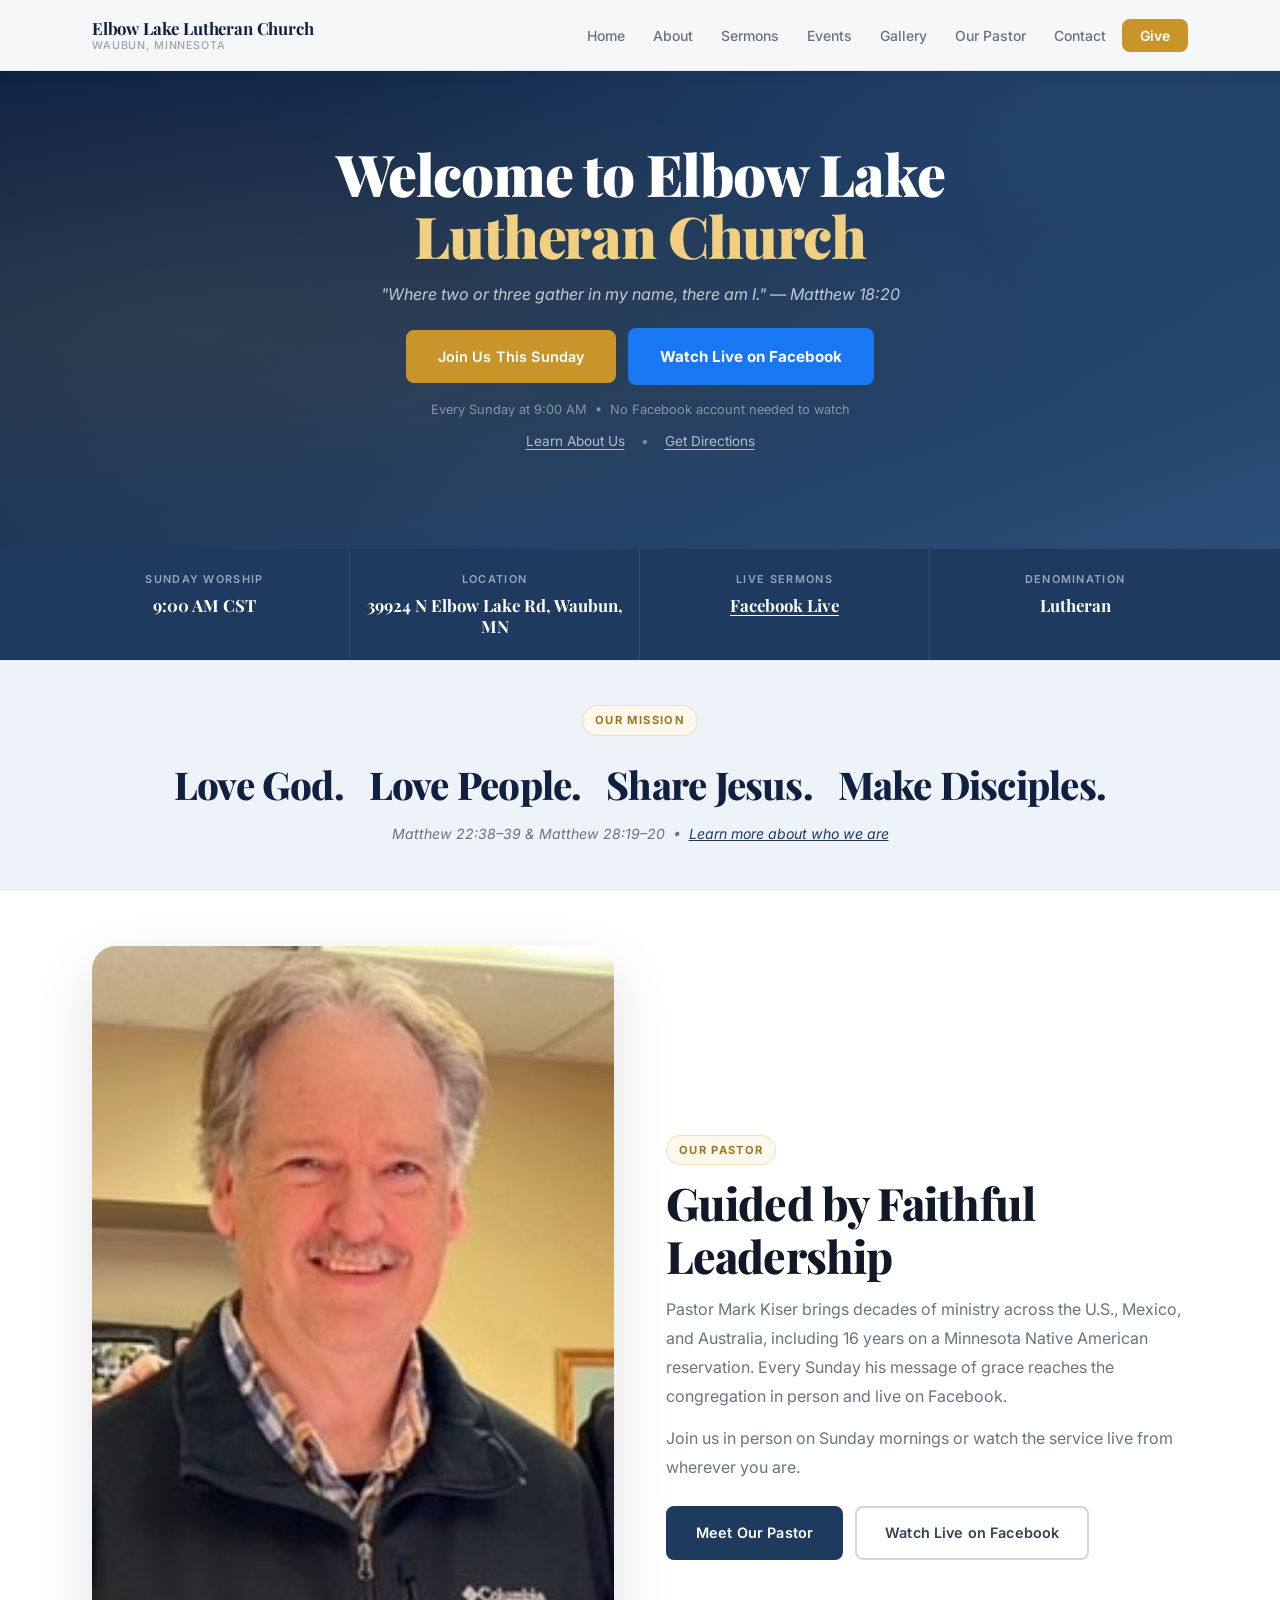
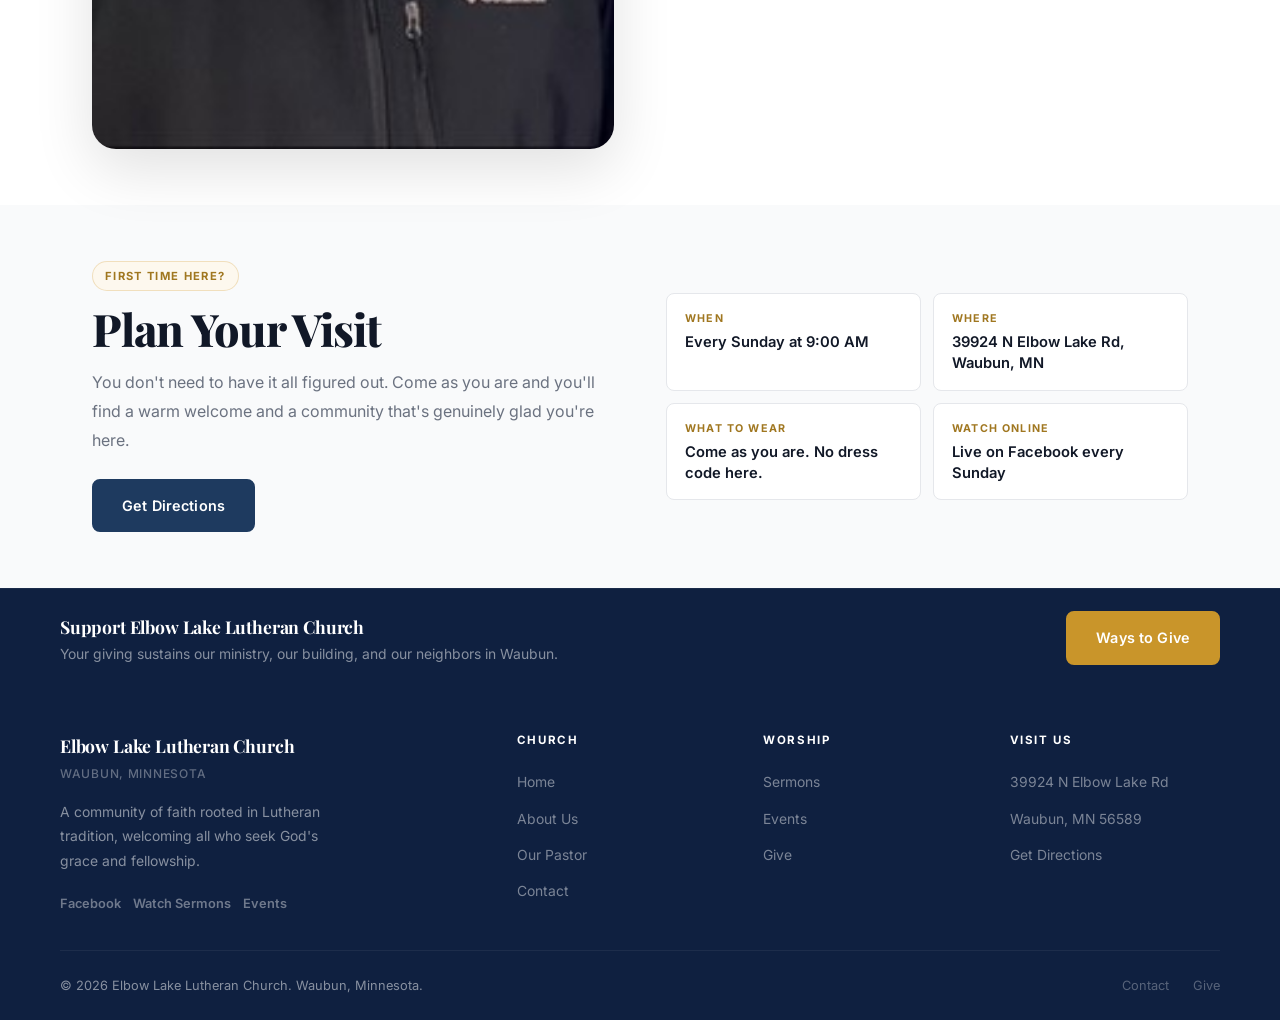
<file: index.html>
<!DOCTYPE html>
<html lang="en">
<head>
  <meta charset="UTF-8">
  <meta name="viewport" content="width=device-width, initial-scale=1.0">
  <title>Elbow Lake Lutheran Church | Sunday Worship in Waubun, MN</title>
  <meta name="description" content="Elbow Lake Lutheran Church in Waubun, MN — serving the Mahnomen County community with Sunday worship, live-streamed sermons, and faithful fellowship. All are welcome.">
  <meta name="keywords" content="church Waubun MN, Lutheran church Waubun Minnesota, church Mahnomen County, church near White Earth MN, Sunday worship Waubun, Christian church Waubun Minnesota, Elbow Lake Lutheran Church, church near me Waubun MN">
  <meta name="geo.region" content="US-MN">
  <meta name="geo.placename" content="Waubun, Minnesota">
  <meta name="geo.position" content="47.18;-95.93">
  <meta name="ICBM" content="47.18, -95.93">
  <meta property="og:title" content="Elbow Lake Lutheran Church | Waubun, MN">
  <meta property="og:description" content="A Lutheran congregation in Waubun, MN. Sunday worship, live-streamed sermons, and a welcoming community in Mahnomen County. All are welcome.">
  <meta property="og:type" content="website">
  <meta property="og:url" content="https://elbowlakevillagechurch.com">
  <meta property="og:image" content="https://elbowlakevillagechurch.com/images/church.png">
  <meta name="twitter:card" content="summary_large_image">
  <meta name="twitter:image" content="https://elbowlakevillagechurch.com/images/church.png">
  <meta name="robots" content="index, follow">
  <link rel="canonical" href="https://elbowlakevillagechurch.com/">
  <link rel="sitemap" type="application/xml" href="/sitemap.xml">
  <link rel="icon" type="image/png" href="images/church.png">
  <link rel="stylesheet" href="style.css">
  <link rel="preconnect" href="https://fonts.googleapis.com">
  <link rel="preconnect" href="https://fonts.gstatic.com" crossorigin>
  <link href="https://fonts.googleapis.com/css2?family=Inter:wght@400;500;600;700;800&family=Playfair+Display:wght@700;800;900&display=swap" rel="stylesheet">
  <script type="application/ld+json">
  {
    "@context": "https://schema.org",
    "@type": "Church",
    "name": "Elbow Lake Lutheran Church",
    "alternateName": "Elbow Lake Village Church",
    "url": "https://elbowlakevillagechurch.com",
    "logo": "https://elbowlakevillagechurch.com/images/church.png",
    "image": "https://elbowlakevillagechurch.com/images/church.png",
    "description": "Elbow Lake Lutheran Church is a Lutheran congregation in Waubun, Minnesota, serving the Mahnomen County community with Sunday worship, live-streamed sermons, and faithful fellowship.",
    "address": {
      "@type": "PostalAddress",
      "streetAddress": "39924 N Elbow Lake Rd",
      "addressLocality": "Waubun",
      "addressRegion": "MN",
      "postalCode": "56589",
      "addressCountry": "US"
    },
    "geo": {
      "@type": "GeoCoordinates",
      "latitude": 47.18,
      "longitude": -95.93
    },
    "areaServed": ["Waubun, MN", "Mahnomen County, MN", "White Earth, MN", "Ogema, MN"],
    "employee": {
      "@type": "Person",
      "name": "Pastor Mark Kiser",
      "jobTitle": "Pastor"
    },
    "sameAs": ["https://www.facebook.com/okieupnorth"]
  }
  </script>
</head>
<body>

  <!-- NAVIGATION -->
  <nav>
    <div class="nav-inner">
      <a href="index.html" class="nav-logo">
        <div class="nav-logo-name">Elbow Lake Lutheran Church</div>
        <div class="nav-logo-sub">Waubun, Minnesota</div>
      </a>
      <ul class="nav-links">
        <li><a href="index.html">Home</a></li>
        <li><a href="about.html">About</a></li>
        <li><a href="sermons.html">Sermons</a></li>
        <li><a href="events.html">Events</a></li>
        <li><a href="gallery.html">Gallery</a></li>
        <li><a href="staff.html">Our Pastor</a></li>
        <li><a href="contact.html">Contact</a></li>
        <li><a href="give.html" class="nav-give">Give</a></li>
      </ul>
      <button class="nav-toggle" aria-label="Open menu">
        <span></span><span></span><span></span>
      </button>
    </div>
  </nav>

  <!-- HERO -->
  <section class="hero">
    <div class="hero-content">
      <h1>
        Welcome to Elbow Lake
        <span class="highlight">Lutheran Church</span>
      </h1>
      <p class="hero-desc">"Where two or three gather in my name, there am I." &mdash; Matthew 18:20</p>
      <div class="hero-actions">
        <a href="contact.html" class="btn btn-gold btn-hero">Join Us This Sunday</a>
        <a href="https://www.facebook.com/okieupnorth" target="_blank" rel="noopener" class="fb-btn" style="padding:16px 32px;font-size:0.95rem;border-radius:8px;">Watch Live on Facebook</a>
      </div>
      <p style="font-size:0.8rem;color:rgba(255,255,255,0.45);margin-top:14px;">Every Sunday at 9:00 AM &nbsp;&bull;&nbsp; No Facebook account needed to watch</p>
      <div class="hero-secondary-links" style="margin-top:10px;">
        <a href="about.html">Learn About Us</a>
        <span>&bull;</span>
        <a href="contact.html">Get Directions</a>
      </div>
    </div>
  </section>

  <!-- INFO BAR -->
  <div class="info-bar">
    <div class="info-inner">
      <div class="info-item">
        <div class="info-label">Sunday Worship</div>
        <div class="info-value">9:00 AM CST</div>
      </div>
      <div class="info-item">
        <div class="info-label">Location</div>
        <div class="info-value">39924 N Elbow Lake Rd, Waubun, MN</div>
      </div>
      <div class="info-item">
        <div class="info-label">Live Sermons</div>
        <div class="info-value"><a href="https://www.facebook.com/okieupnorth" target="_blank" rel="noopener" style="color:inherit;text-decoration:underline;text-underline-offset:3px;">Facebook Live</a></div>
      </div>
      <div class="info-item">
        <div class="info-label">Denomination</div>
        <div class="info-value">Lutheran</div>
      </div>
    </div>
  </div>

  <!-- MISSION STRIP -->
  <div class="mission-strip">
    <div class="container">
      <div class="tag">Our Mission</div>
      <p class="mission-words">Love God. &nbsp; Love People. &nbsp; Share Jesus. &nbsp; Make Disciples.</p>
      <p class="mission-sub">Matthew 22:38&ndash;39 &amp; Matthew 28:19&ndash;20 &nbsp;&bull;&nbsp; <a href="about.html" style="color:var(--primary);text-decoration:underline;">Learn more about who we are</a></p>
    </div>
  </div>

  <!-- PASTOR -->
  <section>
    <div class="container">
      <div class="split-grid">
        <div class="split-img">
          <img src="images/pastor-mark-kiser.jpg" alt="Pastor Mark Kiser — Elbow Lake Lutheran Church">
        </div>
        <div>
          <div class="tag">Our Pastor</div>
          <h2 class="section-title">Guided by Faithful Leadership</h2>
          <p class="section-sub">Pastor Mark Kiser brings decades of ministry across the U.S., Mexico, and Australia, including 16 years on a Minnesota Native American reservation. Every Sunday his message of grace reaches the congregation in person and live on Facebook.</p>
          <p class="section-sub" style="margin-top:14px;">Join us in person on Sunday mornings or watch the service live from wherever you are.</p>
          <div style="display:flex;gap:12px;flex-wrap:wrap;margin-top:24px;">
            <a href="staff.html" class="btn btn-primary">Meet Our Pastor</a>
            <a href="https://www.facebook.com/okieupnorth" target="_blank" rel="noopener" class="btn btn-outline-dark">Watch Live on Facebook</a>
          </div>
        </div>
      </div>
    </div>
  </section>

  <!-- PLAN YOUR VISIT -->
  <section class="bg-gray">
    <div class="container">
      <div class="split-grid">
        <div>
          <div class="tag">First Time Here?</div>
          <h2 class="section-title">Plan Your Visit</h2>
          <p class="section-sub">You don't need to have it all figured out. Come as you are and you'll find a warm welcome and a community that's genuinely glad you're here.</p>
          <a href="contact.html" class="btn btn-primary" style="margin-top:24px;">Get Directions</a>
        </div>
        <div class="visit-grid">
          <div class="visit-item">
            <div class="visit-label">When</div>
            <div class="visit-value">Every Sunday at 9:00 AM</div>
          </div>
          <div class="visit-item">
            <div class="visit-label">Where</div>
            <div class="visit-value">39924 N Elbow Lake Rd, Waubun, MN</div>
          </div>
          <div class="visit-item">
            <div class="visit-label">What to Wear</div>
            <div class="visit-value">Come as you are. No dress code here.</div>
          </div>
          <div class="visit-item">
            <div class="visit-label">Watch Online</div>
            <div class="visit-value">Live on Facebook every Sunday</div>
          </div>
        </div>
      </div>
    </div>
  </section>

  <!-- GIVE -->
  <div class="give-banner">
    <div class="give-banner-inner">
      <div>
        <div class="give-banner-title">Support Elbow Lake Lutheran Church</div>
        <div class="give-banner-sub">Your giving sustains our ministry, our building, and our neighbors in Waubun.</div>
      </div>
      <a href="give.html" class="btn btn-gold">Ways to Give</a>
    </div>
  </div>

  <!-- FOOTER -->
  <footer class="site-footer">
    <div class="footer-grid">
      <div class="footer-brand">
        <div class="footer-brand-name">Elbow Lake Lutheran Church</div>
        <div class="footer-brand-loc">Waubun, Minnesota</div>
        <p>A community of faith rooted in Lutheran tradition, welcoming all who seek God's grace and fellowship.</p>
        <div class="footer-social">
          <a href="https://www.facebook.com/okieupnorth" target="_blank" rel="noopener">Facebook</a>
          <a href="sermons.html">Watch Sermons</a>
          <a href="events.html">Events</a>
        </div>
      </div>
      <div class="footer-col">
        <h4>Church</h4>
        <ul>
          <li><a href="index.html">Home</a></li>
          <li><a href="about.html">About Us</a></li>
          <li><a href="staff.html">Our Pastor</a></li>
          <li><a href="contact.html">Contact</a></li>
        </ul>
      </div>
      <div class="footer-col">
        <h4>Worship</h4>
        <ul>
          <li><a href="sermons.html">Sermons</a></li>
          <li><a href="events.html">Events</a></li>
          <li><a href="give.html">Give</a></li>
        </ul>
      </div>
      <div class="footer-col">
        <h4>Visit Us</h4>
        <ul>
          <li><a href="contact.html">39924 N Elbow Lake Rd</a></li>
          <li><a href="contact.html">Waubun, MN 56589</a></li>
          <li><a href="contact.html">Get Directions</a></li>
        </ul>
      </div>
    </div>
    <div class="footer-bottom">
      <span>&copy; 2026 Elbow Lake Lutheran Church. Waubun, Minnesota.</span>
      <div>
        <a href="contact.html">Contact</a>
        <a href="give.html">Give</a>
      </div>
    </div>
  </footer>

  <script>
    (function(){
      var toggle = document.querySelector('.nav-toggle');
      var links = document.querySelector('.nav-links');
      if (!toggle || !links) return;
      toggle.addEventListener('click', function() {
        links.classList.toggle('is-open');
        toggle.classList.toggle('is-open');
      });
      links.querySelectorAll('a').forEach(function(a) {
        a.addEventListener('click', function() {
          links.classList.remove('is-open');
          toggle.classList.remove('is-open');
        });
      });
    })();
  </script>

</body>
</html>
</file>
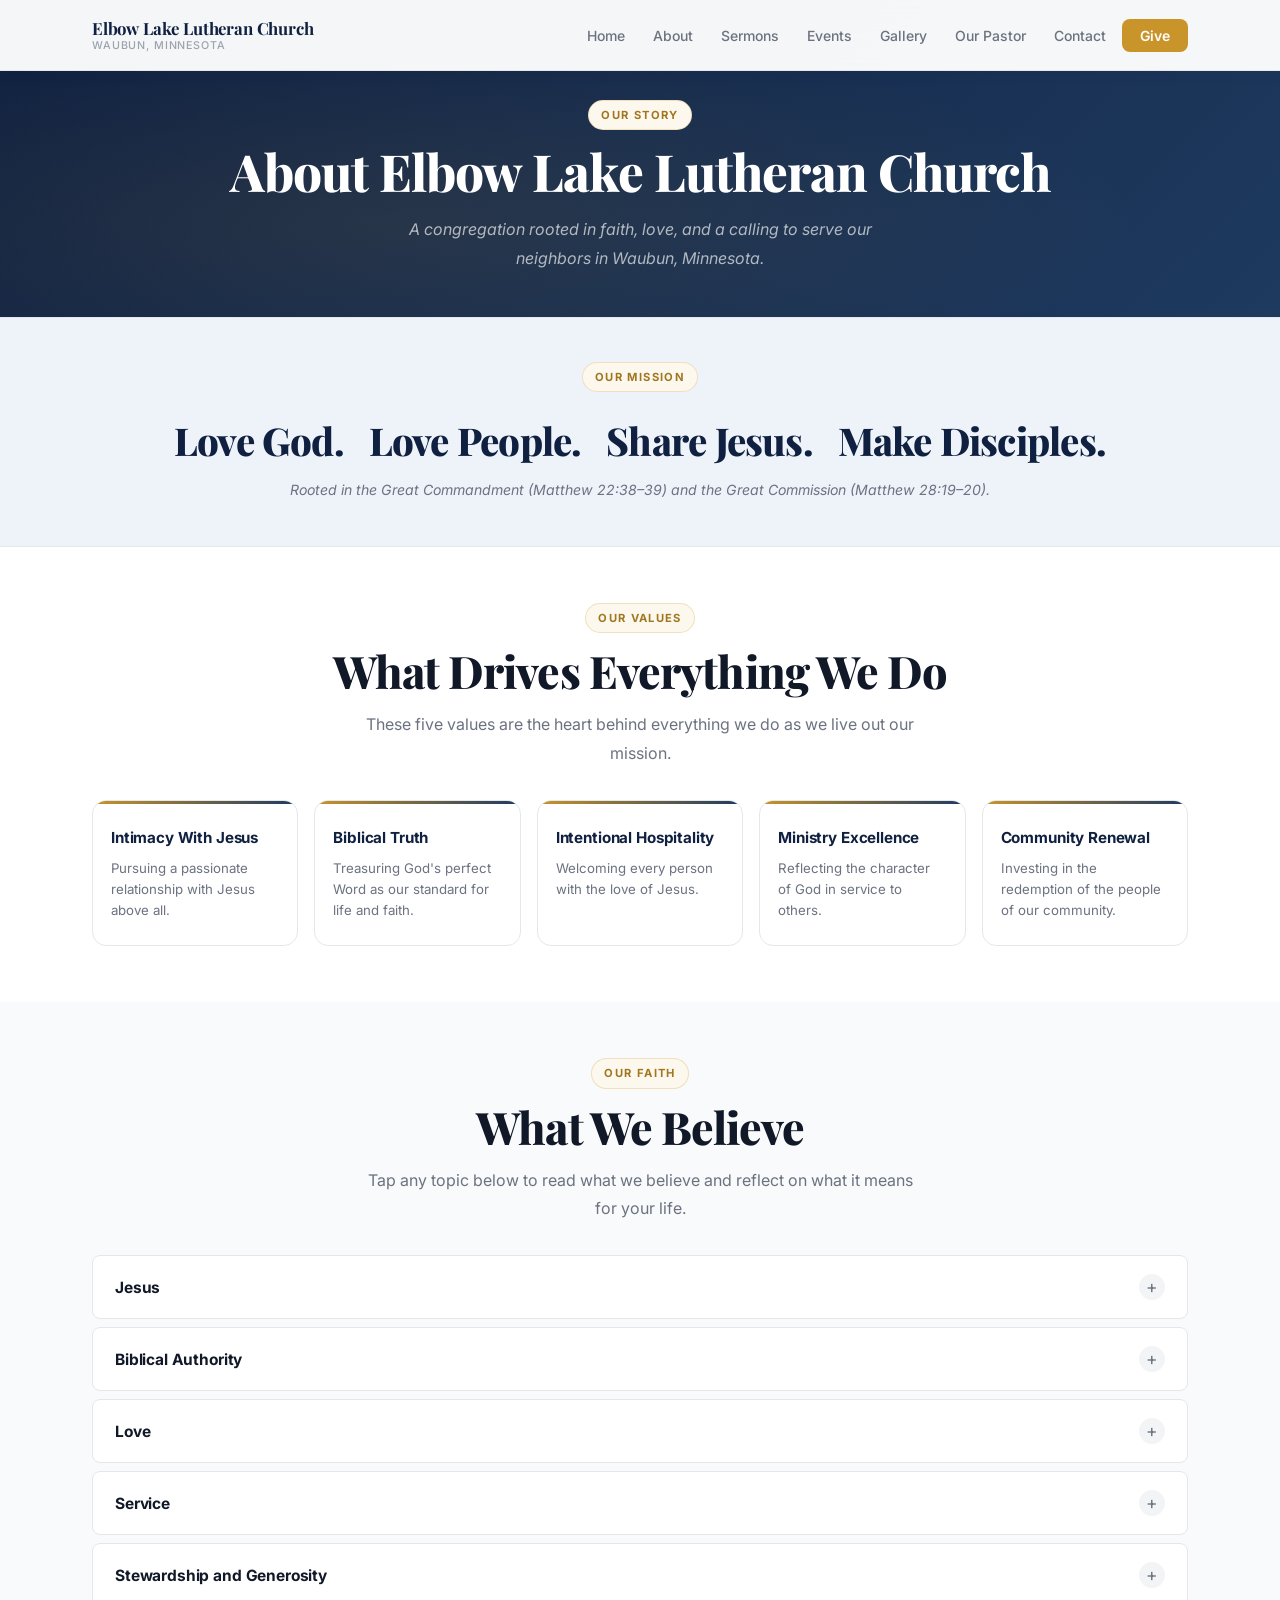
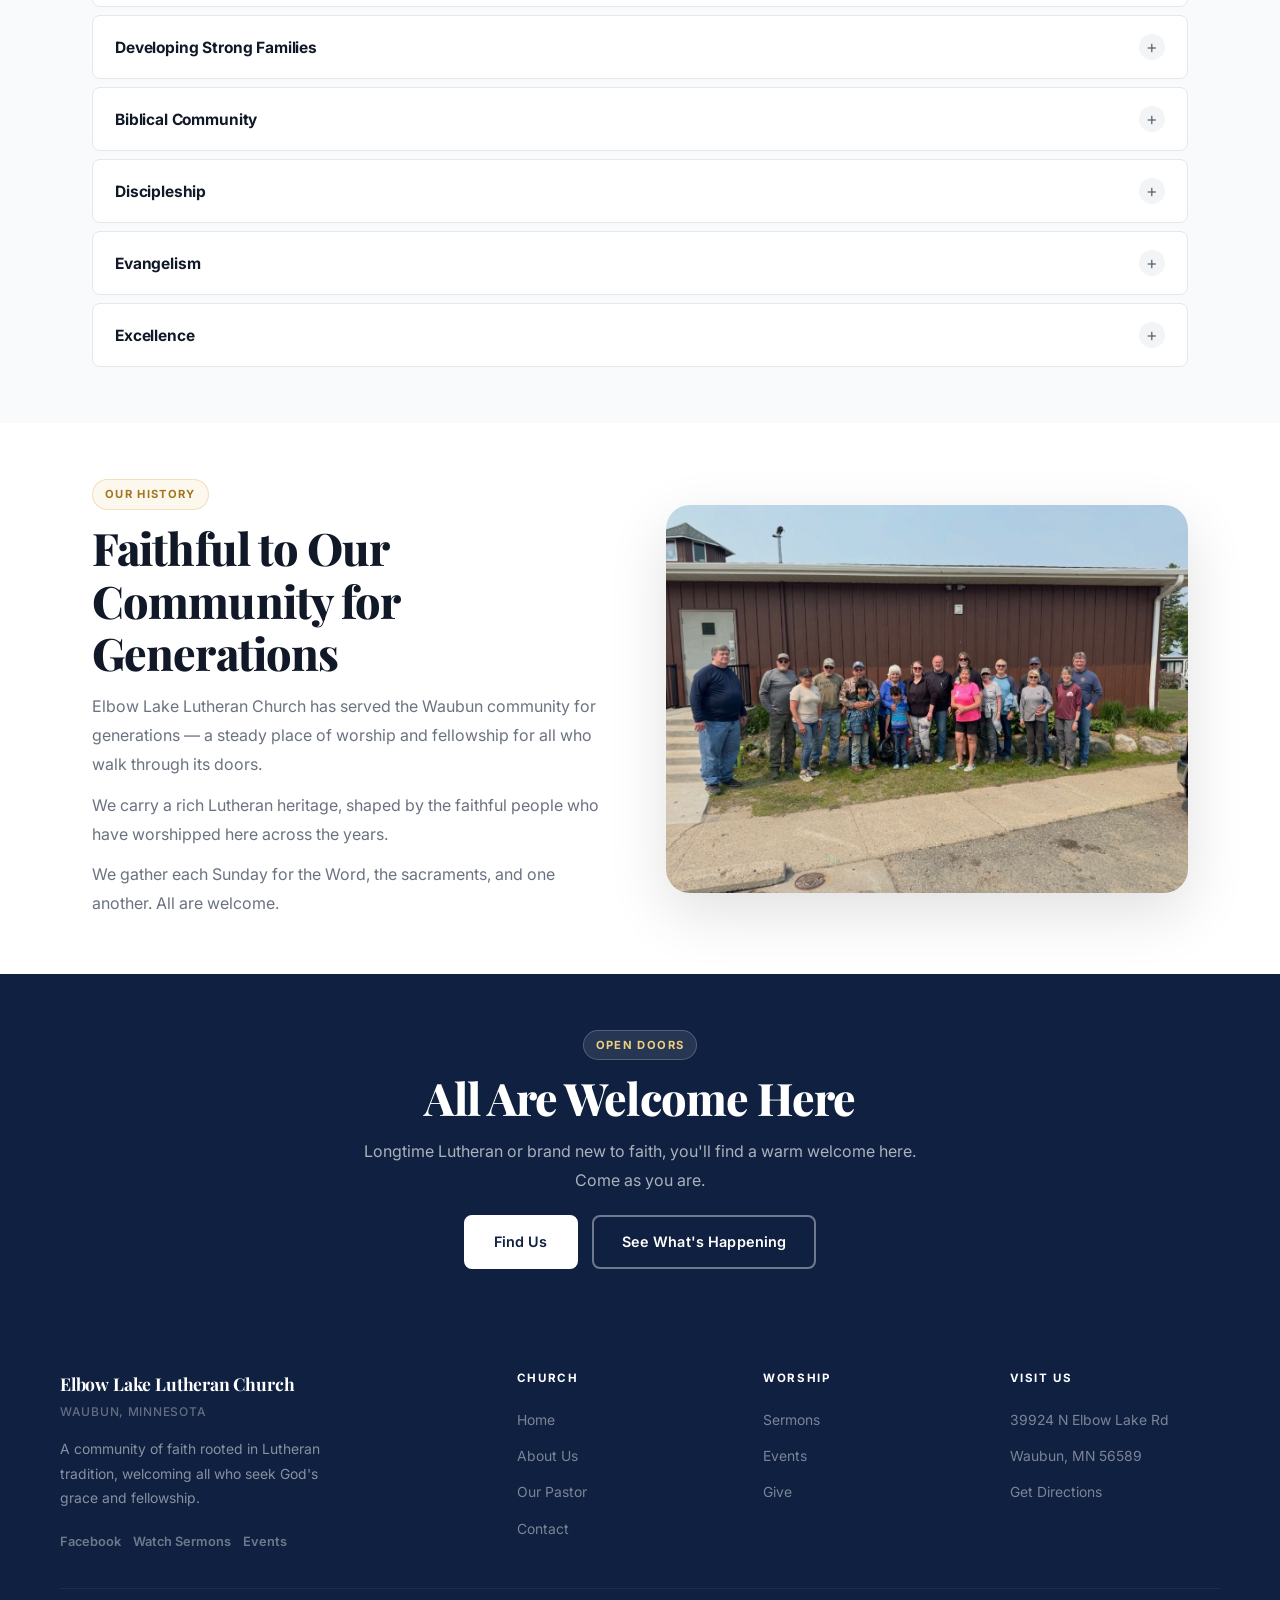
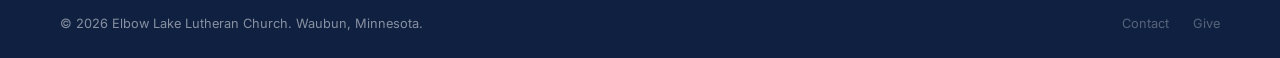
<file: about.html>
<!DOCTYPE html>
<html lang="en">
<head>
  <meta charset="UTF-8">
  <meta name="viewport" content="width=device-width, initial-scale=1.0">
  <title>About Us | Elbow Lake Lutheran Church — Waubun, MN</title>
  <meta name="description" content="Learn about Elbow Lake Lutheran Church in Waubun, MN — our mission, values, beliefs, and what it means to grow as a disciple in our community.">
  <meta name="keywords" content="about Elbow Lake Lutheran Church, Lutheran church history Waubun MN, Lutheran beliefs Minnesota, Mahnomen County church, Christian community Waubun">
  <meta name="geo.region" content="US-MN">
  <meta name="geo.placename" content="Waubun, Minnesota">
  <meta property="og:title" content="About Us | Elbow Lake Lutheran Church — Waubun, MN">
  <meta property="og:description" content="A Lutheran congregation rooted in faith and tradition, serving Waubun and Mahnomen County, Minnesota for generations.">
  <meta property="og:type" content="website">
  <meta property="og:url" content="https://elbowlakevillagechurch.com/about.html">
  <meta property="og:image" content="https://elbowlakevillagechurch.com/images/church.png">
  <meta name="robots" content="index, follow">
  <link rel="canonical" href="https://elbowlakevillagechurch.com/about.html">
  <link rel="sitemap" type="application/xml" href="/sitemap.xml">
  <link rel="icon" type="image/png" href="images/church.png">
  <link rel="stylesheet" href="style.css">
  <link rel="preconnect" href="https://fonts.googleapis.com">
  <link rel="preconnect" href="https://fonts.gstatic.com" crossorigin>
  <link href="https://fonts.googleapis.com/css2?family=Inter:wght@400;500;600;700;800&family=Playfair+Display:wght@700;800;900&display=swap" rel="stylesheet">
</head>
<body>

  <!-- NAVIGATION -->
  <nav>
    <div class="nav-inner">
      <a href="index.html" class="nav-logo">
        <div class="nav-logo-name">Elbow Lake Lutheran Church</div>
        <div class="nav-logo-sub">Waubun, Minnesota</div>
      </a>
      <ul class="nav-links">
        <li><a href="index.html">Home</a></li>
        <li><a href="about.html">About</a></li>
        <li><a href="sermons.html">Sermons</a></li>
        <li><a href="events.html">Events</a></li>
        <li><a href="gallery.html">Gallery</a></li>
        <li><a href="staff.html">Our Pastor</a></li>
        <li><a href="contact.html">Contact</a></li>
        <li><a href="give.html" class="nav-give">Give</a></li>
      </ul>
      <button class="nav-toggle" aria-label="Open menu">
        <span></span><span></span><span></span>
      </button>
    </div>
  </nav>

  <!-- PAGE HERO -->
  <div class="page-hero">
    <div class="tag">Our Story</div>
    <h1>About Elbow Lake Lutheran Church</h1>
    <p>A congregation rooted in faith, love, and a calling to serve our neighbors in Waubun, Minnesota.</p>
  </div>

  <!-- MISSION -->
  <div class="mission-strip">
    <div class="container">
      <div class="tag">Our Mission</div>
      <p class="mission-words">Love God. &nbsp; Love People. &nbsp; Share Jesus. &nbsp; Make Disciples.</p>
      <p class="mission-sub">Rooted in the Great Commandment (Matthew 22:38&ndash;39) and the Great Commission (Matthew 28:19&ndash;20).</p>
    </div>
  </div>

  <!-- OUR VALUES -->
  <section>
    <div class="container">
      <div style="text-align:center;max-width:640px;margin:0 auto 8px;">
        <div class="tag">Our Values</div>
        <h2 class="section-title">What Drives Everything We Do</h2>
        <p class="section-sub" style="margin:0 auto;">These five values are the heart behind everything we do as we live out our mission.</p>
      </div>
      <div class="values-grid">
        <div class="value-card">
          <h3>Intimacy With Jesus</h3>
          <p>Pursuing a passionate relationship with Jesus above all.</p>
        </div>
        <div class="value-card">
          <h3>Biblical Truth</h3>
          <p>Treasuring God's perfect Word as our standard for life and faith.</p>
        </div>
        <div class="value-card">
          <h3>Intentional Hospitality</h3>
          <p>Welcoming every person with the love of Jesus.</p>
        </div>
        <div class="value-card">
          <h3>Ministry Excellence</h3>
          <p>Reflecting the character of God in service to others.</p>
        </div>
        <div class="value-card">
          <h3>Community Renewal</h3>
          <p>Investing in the redemption of the people of our community.</p>
        </div>
      </div>
    </div>
  </section>

  <!-- WHAT WE BELIEVE -->
  <section class="bg-gray">
    <div class="container">
      <div style="text-align:center;max-width:640px;margin:0 auto 8px;">
        <div class="tag">Our Faith</div>
        <h2 class="section-title">What We Believe</h2>
        <p class="section-sub" style="margin:0 auto;">Tap any topic below to read what we believe and reflect on what it means for your life.</p>
      </div>
      <div class="belief-accordion">

        <div class="belief-accordion-item">
          <button class="belief-accordion-btn">
            <span class="belief-accordion-name">Jesus</span>
            <span class="belief-accordion-icon">+</span>
          </button>
          <div class="belief-accordion-body">
            <p>God desires an intimate relationship with each of us through His Son, Jesus Christ. We believe a relationship with Jesus Christ, where He is Savior and Lord, is the only way to intimacy with God.</p>
            <p class="belief-scripture">Romans 10:9 &nbsp;&bull;&nbsp; John 14:6</p>
            <div class="belief-reflection">What do you believe about Jesus? Do you have a relationship with Jesus?</div>
          </div>
        </div>

        <div class="belief-accordion-item">
          <button class="belief-accordion-btn">
            <span class="belief-accordion-name">Biblical Authority</span>
            <span class="belief-accordion-icon">+</span>
          </button>
          <div class="belief-accordion-body">
            <p>God speaks to us through the Bible. We recognize it as the final authority for our lives.</p>
            <p class="belief-scripture">2 Timothy 3:16&ndash;17 &nbsp;&bull;&nbsp; James 1:23&ndash;25</p>
            <div class="belief-reflection">How are you spending time daily in the Bible to hear from God? Is your life aligned with its teaching?</div>
          </div>
        </div>

        <div class="belief-accordion-item">
          <button class="belief-accordion-btn">
            <span class="belief-accordion-name">Love</span>
            <span class="belief-accordion-icon">+</span>
          </button>
          <div class="belief-accordion-body">
            <p>The identifying mark of Biblical Christianity is love. Above all we want to be known as demonstrating and living the love of Jesus Christ. We seek to accept people where they are in their journey and help them take their next step toward Jesus.</p>
            <p class="belief-scripture">Matthew 22:37&ndash;38 &nbsp;&bull;&nbsp; 1 Corinthians 13 &nbsp;&bull;&nbsp; Luke 10:25&ndash;37 &nbsp;&bull;&nbsp; John 13:34&ndash;35</p>
            <div class="belief-reflection">Are you known first of all for how you love?</div>
          </div>
        </div>

        <div class="belief-accordion-item">
          <button class="belief-accordion-btn">
            <span class="belief-accordion-name">Service</span>
            <span class="belief-accordion-icon">+</span>
          </button>
          <div class="belief-accordion-body">
            <p>We are spiritual contributors, not spiritual consumers. The church does not exist for us. We are the church and we exist to serve God's Kingdom through His Church and in the world He gave His Son to redeem. This includes the concepts of unity, teamwork, spiritual gifts, and calling.</p>
            <p class="belief-scripture">1 Corinthians 12 &amp; 14 &nbsp;&bull;&nbsp; Romans 12 &nbsp;&bull;&nbsp; Ephesians 4 &nbsp;&bull;&nbsp; Psalm 133:1</p>
            <div class="belief-reflection">Where are you serving?</div>
          </div>
        </div>

        <div class="belief-accordion-item">
          <button class="belief-accordion-btn">
            <span class="belief-accordion-name">Stewardship and Generosity</span>
            <span class="belief-accordion-icon">+</span>
          </button>
          <div class="belief-accordion-body">
            <p>We believe that all we have has been entrusted to us by God. The way we manage these blessings may be the greatest indicator of where we are in our relationship with God. We believe Christians should be radically generous.</p>
            <p class="belief-scripture">Matthew 25:14&ndash;30 &nbsp;&bull;&nbsp; Luke 16 &nbsp;&bull;&nbsp; 2 Corinthians 8&ndash;9 &nbsp;&bull;&nbsp; Malachi 3</p>
            <div class="belief-reflection">How are you radically generous with your time, abilities, and finances? What is your percentage giving to impact His Kingdom through His church?</div>
          </div>
        </div>

        <div class="belief-accordion-item">
          <button class="belief-accordion-btn">
            <span class="belief-accordion-name">Developing Strong Families</span>
            <span class="belief-accordion-icon">+</span>
          </button>
          <div class="belief-accordion-body">
            <p>God says the family is the main source of the teaching and learning of the Christian faith. As a church, to strengthen this, we must teach and equip parents as well as help parents teach and train their children.</p>
            <p class="belief-scripture">Deuteronomy 6:7 &nbsp;&bull;&nbsp; Ephesians 6:1&ndash;4 &nbsp;&bull;&nbsp; Psalm 78:5&ndash;8 &nbsp;&bull;&nbsp; Proverbs 22:6</p>
            <div class="belief-reflection">How are you helping your family grow in relationship with Jesus?</div>
          </div>
        </div>

        <div class="belief-accordion-item">
          <button class="belief-accordion-btn">
            <span class="belief-accordion-name">Biblical Community</span>
            <span class="belief-accordion-icon">+</span>
          </button>
          <div class="belief-accordion-body">
            <p>Relationally connected believers will grow as they share life together. Accountability, spiritual growth, and caring for each other will happen best in the context of authentic Biblical Community.</p>
            <p class="belief-scripture">Acts 2:42 &nbsp;&bull;&nbsp; Romans 12:9&ndash;10</p>
            <div class="belief-reflection">Are you in a Bible Study Group? Are you pursuing authentic community in your church family?</div>
          </div>
        </div>

        <div class="belief-accordion-item">
          <button class="belief-accordion-btn">
            <span class="belief-accordion-name">Discipleship</span>
            <span class="belief-accordion-icon">+</span>
          </button>
          <div class="belief-accordion-body">
            <p>Jesus called us to go and make disciples. We train, equip, and send our people so that God is glorified and the Kingdom is growing.</p>
            <p class="belief-scripture">Matthew 28:16&ndash;20 &nbsp;&bull;&nbsp; Ephesians 4:11&ndash;17</p>
            <div class="belief-reflection">Are you a growing disciple? How are you helping someone else grow?</div>
          </div>
        </div>

        <div class="belief-accordion-item">
          <button class="belief-accordion-btn">
            <span class="belief-accordion-name">Evangelism</span>
            <span class="belief-accordion-icon">+</span>
          </button>
          <div class="belief-accordion-body">
            <p>We believe lost people matter to God and therefore they matter to us. God's message of forgiveness through Christ is most effectively conveyed through personal relationships.</p>
            <p class="belief-scripture">1 Timothy 2:3&ndash;6 &nbsp;&bull;&nbsp; 1 Peter 3:15 &nbsp;&bull;&nbsp; Acts 1:8</p>
            <div class="belief-reflection">With whom are you sharing Christ through your relationships?</div>
          </div>
        </div>

        <div class="belief-accordion-item">
          <button class="belief-accordion-btn">
            <span class="belief-accordion-name">Excellence</span>
            <span class="belief-accordion-icon">+</span>
          </button>
          <div class="belief-accordion-body">
            <p>We represent God's best when we bring excellence to all we do. We believe this honors God and inspires people.</p>
            <p class="belief-scripture">Colossians 3:17, 23 &nbsp;&bull;&nbsp; Proverbs 27:17</p>
            <div class="belief-reflection">Are you doing what you do in His church and all your life with excellence that honors God?</div>
          </div>
        </div>

      </div>
    </div>
  </section>

  <!-- ABOUT / HISTORY -->
  <section>
    <div class="container">
      <div class="split-grid">
        <div>
          <div class="tag">Our History</div>
          <h2 class="section-title">Faithful to Our Community for Generations</h2>
          <p class="section-sub">Elbow Lake Lutheran Church has served the Waubun community for generations — a steady place of worship and fellowship for all who walk through its doors.</p>
          <p class="section-sub" style="margin-top:12px;">We carry a rich Lutheran heritage, shaped by the faithful people who have worshipped here across the years.</p>
          <p class="section-sub" style="margin-top:12px;">We gather each Sunday for the Word, the sacraments, and one another. All are welcome.</p>
        </div>
        <div class="split-img">
          <img src="images/6.jpg" alt="Elbow Lake Lutheran Church congregation — Waubun, Minnesota">
        </div>
      </div>
    </div>
  </section>

  <!-- ALL ARE WELCOME -->
  <section class="bg-dark text-white" style="text-align:center;">
    <div class="container" style="max-width:680px;">
      <div class="tag">Open Doors</div>
      <h2 class="section-title">All Are Welcome Here</h2>
      <p class="section-sub" style="margin:0 auto 20px;">Longtime Lutheran or brand new to faith, you'll find a warm welcome here. Come as you are.</p>
      <div style="display:flex;gap:14px;justify-content:center;flex-wrap:wrap;">
        <a href="contact.html" class="btn btn-gold">Find Us</a>
        <a href="events.html" class="btn btn-outline-white">See What's Happening</a>
      </div>
    </div>
  </section>

  <!-- FOOTER -->
  <footer class="site-footer">
    <div class="footer-grid">
      <div class="footer-brand">
        <div class="footer-brand-name">Elbow Lake Lutheran Church</div>
        <div class="footer-brand-loc">Waubun, Minnesota</div>
        <p>A community of faith rooted in Lutheran tradition, welcoming all who seek God's grace and fellowship.</p>
        <div class="footer-social">
          <a href="https://www.facebook.com/okieupnorth" target="_blank" rel="noopener">Facebook</a>
          <a href="sermons.html">Watch Sermons</a>
          <a href="events.html">Events</a>
        </div>
      </div>
      <div class="footer-col">
        <h4>Church</h4>
        <ul>
          <li><a href="index.html">Home</a></li>
          <li><a href="about.html">About Us</a></li>
          <li><a href="staff.html">Our Pastor</a></li>
          <li><a href="contact.html">Contact</a></li>
        </ul>
      </div>
      <div class="footer-col">
        <h4>Worship</h4>
        <ul>
          <li><a href="sermons.html">Sermons</a></li>
          <li><a href="events.html">Events</a></li>
          <li><a href="give.html">Give</a></li>
        </ul>
      </div>
      <div class="footer-col">
        <h4>Visit Us</h4>
        <ul>
          <li><a href="contact.html">39924 N Elbow Lake Rd</a></li>
          <li><a href="contact.html">Waubun, MN 56589</a></li>
          <li><a href="contact.html">Get Directions</a></li>
        </ul>
      </div>
    </div>
    <div class="footer-bottom">
      <span>&copy; 2026 Elbow Lake Lutheran Church. Waubun, Minnesota.</span>
      <div>
        <a href="contact.html">Contact</a>
        <a href="give.html">Give</a>
      </div>
    </div>
  </footer>

  <script>
    (function(){
      var toggle = document.querySelector('.nav-toggle');
      var links = document.querySelector('.nav-links');
      if (!toggle || !links) return;
      toggle.addEventListener('click', function() {
        links.classList.toggle('is-open');
        toggle.classList.toggle('is-open');
      });
      links.querySelectorAll('a').forEach(function(a) {
        a.addEventListener('click', function() {
          links.classList.remove('is-open');
          toggle.classList.remove('is-open');
        });
      });
    })();

    // Belief accordion
    document.querySelectorAll('.belief-accordion-btn').forEach(function(btn) {
      btn.addEventListener('click', function() {
        var item = this.closest('.belief-accordion-item');
        var isOpen = item.classList.contains('is-open');
        document.querySelectorAll('.belief-accordion-item').forEach(function(el) {
          el.classList.remove('is-open');
        });
        if (!isOpen) item.classList.add('is-open');
      });
    });
  </script>

</body>
</html>
</file>
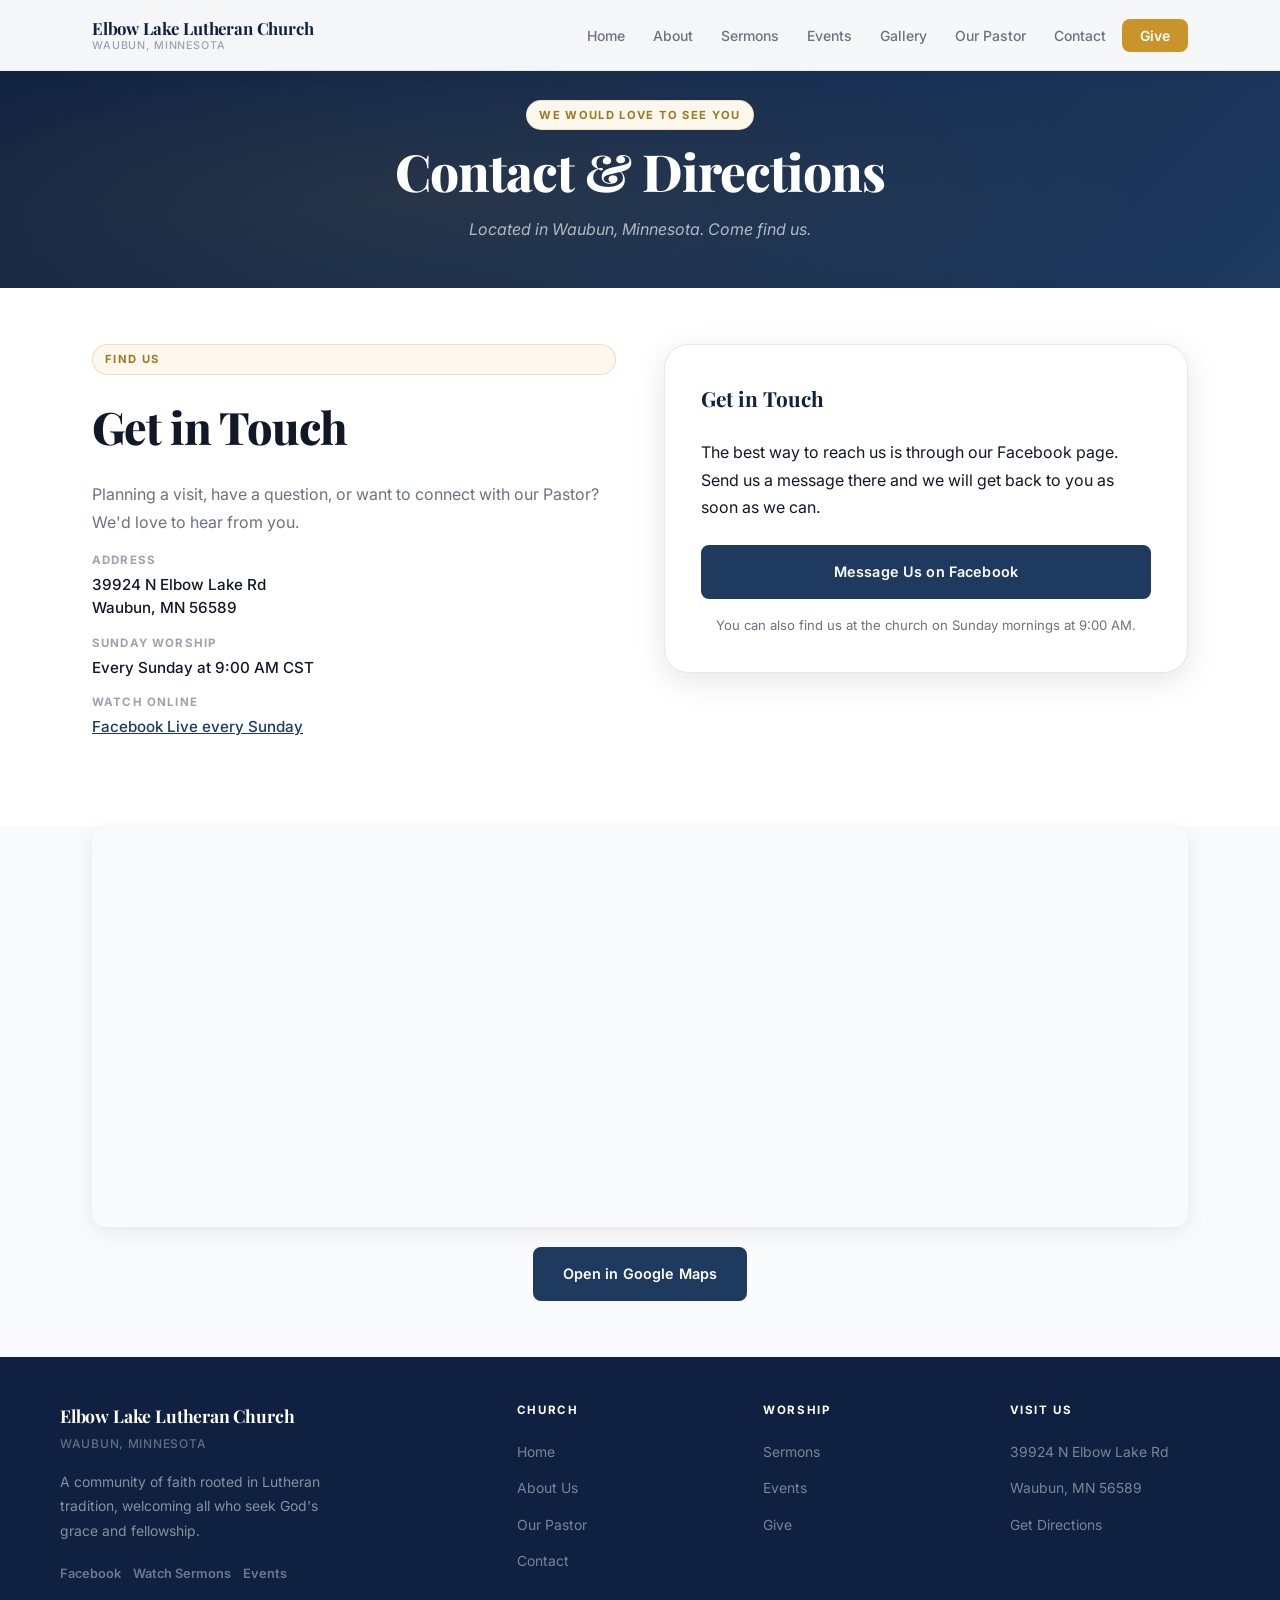
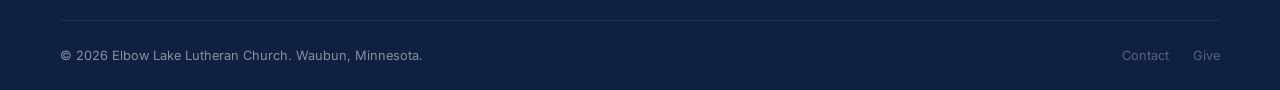
<file: contact.html>
<!DOCTYPE html>
<html lang="en">
<head>
  <meta charset="UTF-8">
  <meta name="viewport" content="width=device-width, initial-scale=1.0">
  <title>Contact & Directions | Elbow Lake Lutheran Church — Waubun, MN</title>
  <meta name="description" content="Contact Elbow Lake Lutheran Church at 39924 N Elbow Lake Rd, Waubun, MN 56589. Get directions, reach our Pastor, and find out how to connect with our congregation in Mahnomen County.">
  <meta name="keywords" content="Elbow Lake Lutheran Church address, church directions Waubun MN, contact church Waubun Minnesota, church Mahnomen County location, 39924 N Elbow Lake Rd Waubun MN">
  <meta name="geo.region" content="US-MN">
  <meta name="geo.placename" content="Waubun, Minnesota">
  <meta name="geo.position" content="47.18;-95.93">
  <meta name="ICBM" content="47.18, -95.93">
  <meta property="og:title" content="Contact & Directions | Elbow Lake Lutheran Church — Waubun, MN">
  <meta property="og:description" content="Find us at 39924 N Elbow Lake Rd, Waubun, MN 56589. All are welcome at Elbow Lake Lutheran Church.">
  <meta property="og:type" content="website">
  <meta property="og:url" content="https://elbowlakevillagechurch.com/contact.html">
  <meta property="og:image" content="https://elbowlakevillagechurch.com/images/church.png">
  <meta name="robots" content="index, follow">
  <link rel="canonical" href="https://elbowlakevillagechurch.com/contact.html">
  <link rel="sitemap" type="application/xml" href="/sitemap.xml">
  <link rel="icon" type="image/png" href="images/church.png">
  <link rel="stylesheet" href="style.css">
  <link rel="preconnect" href="https://fonts.googleapis.com">
  <link rel="preconnect" href="https://fonts.gstatic.com" crossorigin>
  <link href="https://fonts.googleapis.com/css2?family=Inter:wght@400;500;600;700;800&family=Playfair+Display:wght@700;800;900&display=swap" rel="stylesheet">
</head>
<body>

  <!-- NAVIGATION -->
  <nav>
    <div class="nav-inner">
      <a href="index.html" class="nav-logo">
        <div class="nav-logo-name">Elbow Lake Lutheran Church</div>
        <div class="nav-logo-sub">Waubun, Minnesota</div>
      </a>
      <ul class="nav-links">
        <li><a href="index.html">Home</a></li>
        <li><a href="about.html">About</a></li>
        <li><a href="sermons.html">Sermons</a></li>
        <li><a href="events.html">Events</a></li>
        <li><a href="gallery.html">Gallery</a></li>
        <li><a href="staff.html">Our Pastor</a></li>
        <li><a href="contact.html">Contact</a></li>
        <li><a href="give.html" class="nav-give">Give</a></li>
      </ul>
      <button class="nav-toggle" aria-label="Open menu">
        <span></span><span></span><span></span>
      </button>
    </div>
  </nav>

  <!-- PAGE HERO -->
  <div class="page-hero">
    <div class="tag">We Would Love to See You</div>
    <h1>Contact &amp; Directions</h1>
    <p>Located in Waubun, Minnesota. Come find us.</p>
  </div>

  <!-- CONTACT INFO + FORM -->
  <section>
    <div class="container">
      <div class="contact-grid">
        <div class="contact-info">
          <div class="tag">Find Us</div>
          <h2 class="section-title">Get in Touch</h2>
          <p class="section-sub">Planning a visit, have a question, or want to connect with our Pastor? We'd love to hear from you.</p>

          <div class="contact-item">
            <div>
              <h4>Address</h4>
              <p>39924 N Elbow Lake Rd<br>Waubun, MN 56589</p>
            </div>
          </div>

          <div class="contact-item">
            <div>
              <h4>Sunday Worship</h4>
              <p>Every Sunday at 9:00 AM CST</p>
            </div>
          </div>

          <div class="contact-item">
            <div>
              <h4>Watch Online</h4>
              <p><a href="sermons.html" style="color:var(--primary);text-decoration:underline;">Facebook Live every Sunday</a></p>
            </div>
          </div>
        </div>

        <!-- CONTACT FORM -->
        <div class="contact-form">
          <h3 style="font-family:var(--font-display);font-size:1.3rem;font-weight:700;color:var(--primary-dark);margin-bottom:24px;">Get in Touch</h3>
          <p style="color:var(--gray-600);line-height:1.7;margin-bottom:24px;">The best way to reach us is through our Facebook page. Send us a message there and we will get back to you as soon as we can.</p>
          <a href="https://www.facebook.com/okieupnorth" target="_blank" rel="noopener" class="btn btn-primary btn-full" style="display:block;text-align:center;">Message Us on Facebook</a>
          <p style="font-size:0.82rem;color:var(--gray-500);margin-top:16px;text-align:center;">You can also find us at the church on Sunday mornings at 9:00 AM.</p>
        </div>
      </div>
    </div>
  </section>

  <!-- MAP -->
  <section class="bg-gray" style="padding-top:0;">
    <div class="container">
      <div class="map-wrap">
        <iframe
          src="https://www.google.com/maps/embed?pb=!1m18!1m12!1m3!1d2822.0!2d-95.9!3d47.18!2m3!1f0!2f0!3f0!3m2!1i1024!2i768!4f13.1!3m3!1m2!1s0x0%3A0x0!2s39924+N+Elbow+Lake+Rd%2C+Waubun%2C+MN+56589!5e0!3m2!1sen!2sus!4v1620000000000!5m2!1sen!2sus"
          width="100%"
          height="400"
          style="border:0"
          allowfullscreen=""
          loading="lazy"
          referrerpolicy="no-referrer-when-downgrade"
          title="Elbow Lake Lutheran Church location map">
        </iframe>
      </div>
      <div style="text-align:center;margin-top:20px;">
        <a href="https://maps.google.com/?q=39924+N+Elbow+Lake+Rd,+Waubun,+MN+56589" target="_blank" class="btn btn-primary">Open in Google Maps</a>
      </div>
    </div>
  </section>

  <!-- FOOTER -->
  <footer class="site-footer">
    <div class="footer-grid">
      <div class="footer-brand">
        <div class="footer-brand-name">Elbow Lake Lutheran Church</div>
        <div class="footer-brand-loc">Waubun, Minnesota</div>
        <p>A community of faith rooted in Lutheran tradition, welcoming all who seek God's grace and fellowship.</p>
        <div class="footer-social">
          <a href="https://www.facebook.com/okieupnorth" target="_blank" rel="noopener">Facebook</a>
          <a href="sermons.html">Watch Sermons</a>
          <a href="events.html">Events</a>
        </div>
      </div>
      <div class="footer-col">
        <h4>Church</h4>
        <ul>
          <li><a href="index.html">Home</a></li>
          <li><a href="about.html">About Us</a></li>
          <li><a href="staff.html">Our Pastor</a></li>
          <li><a href="contact.html">Contact</a></li>
        </ul>
      </div>
      <div class="footer-col">
        <h4>Worship</h4>
        <ul>
          <li><a href="sermons.html">Sermons</a></li>
          <li><a href="events.html">Events</a></li>
          <li><a href="give.html">Give</a></li>
        </ul>
      </div>
      <div class="footer-col">
        <h4>Visit Us</h4>
        <ul>
          <li><a href="contact.html">39924 N Elbow Lake Rd</a></li>
          <li><a href="contact.html">Waubun, MN 56589</a></li>
          <li><a href="contact.html">Get Directions</a></li>
        </ul>
      </div>
    </div>
    <div class="footer-bottom">
      <span>&copy; 2026 Elbow Lake Lutheran Church. Waubun, Minnesota.</span>
      <div>
        <a href="contact.html">Contact</a>
        <a href="give.html">Give</a>
      </div>
    </div>
  </footer>

  <script>
    (function(){
      var toggle = document.querySelector('.nav-toggle');
      var links = document.querySelector('.nav-links');
      if (!toggle || !links) return;
      toggle.addEventListener('click', function() {
        links.classList.toggle('is-open');
        toggle.classList.toggle('is-open');
      });
      links.querySelectorAll('a').forEach(function(a) {
        a.addEventListener('click', function() {
          links.classList.remove('is-open');
          toggle.classList.remove('is-open');
        });
      });
    })();
  </script>

</body>
</html>
</file>
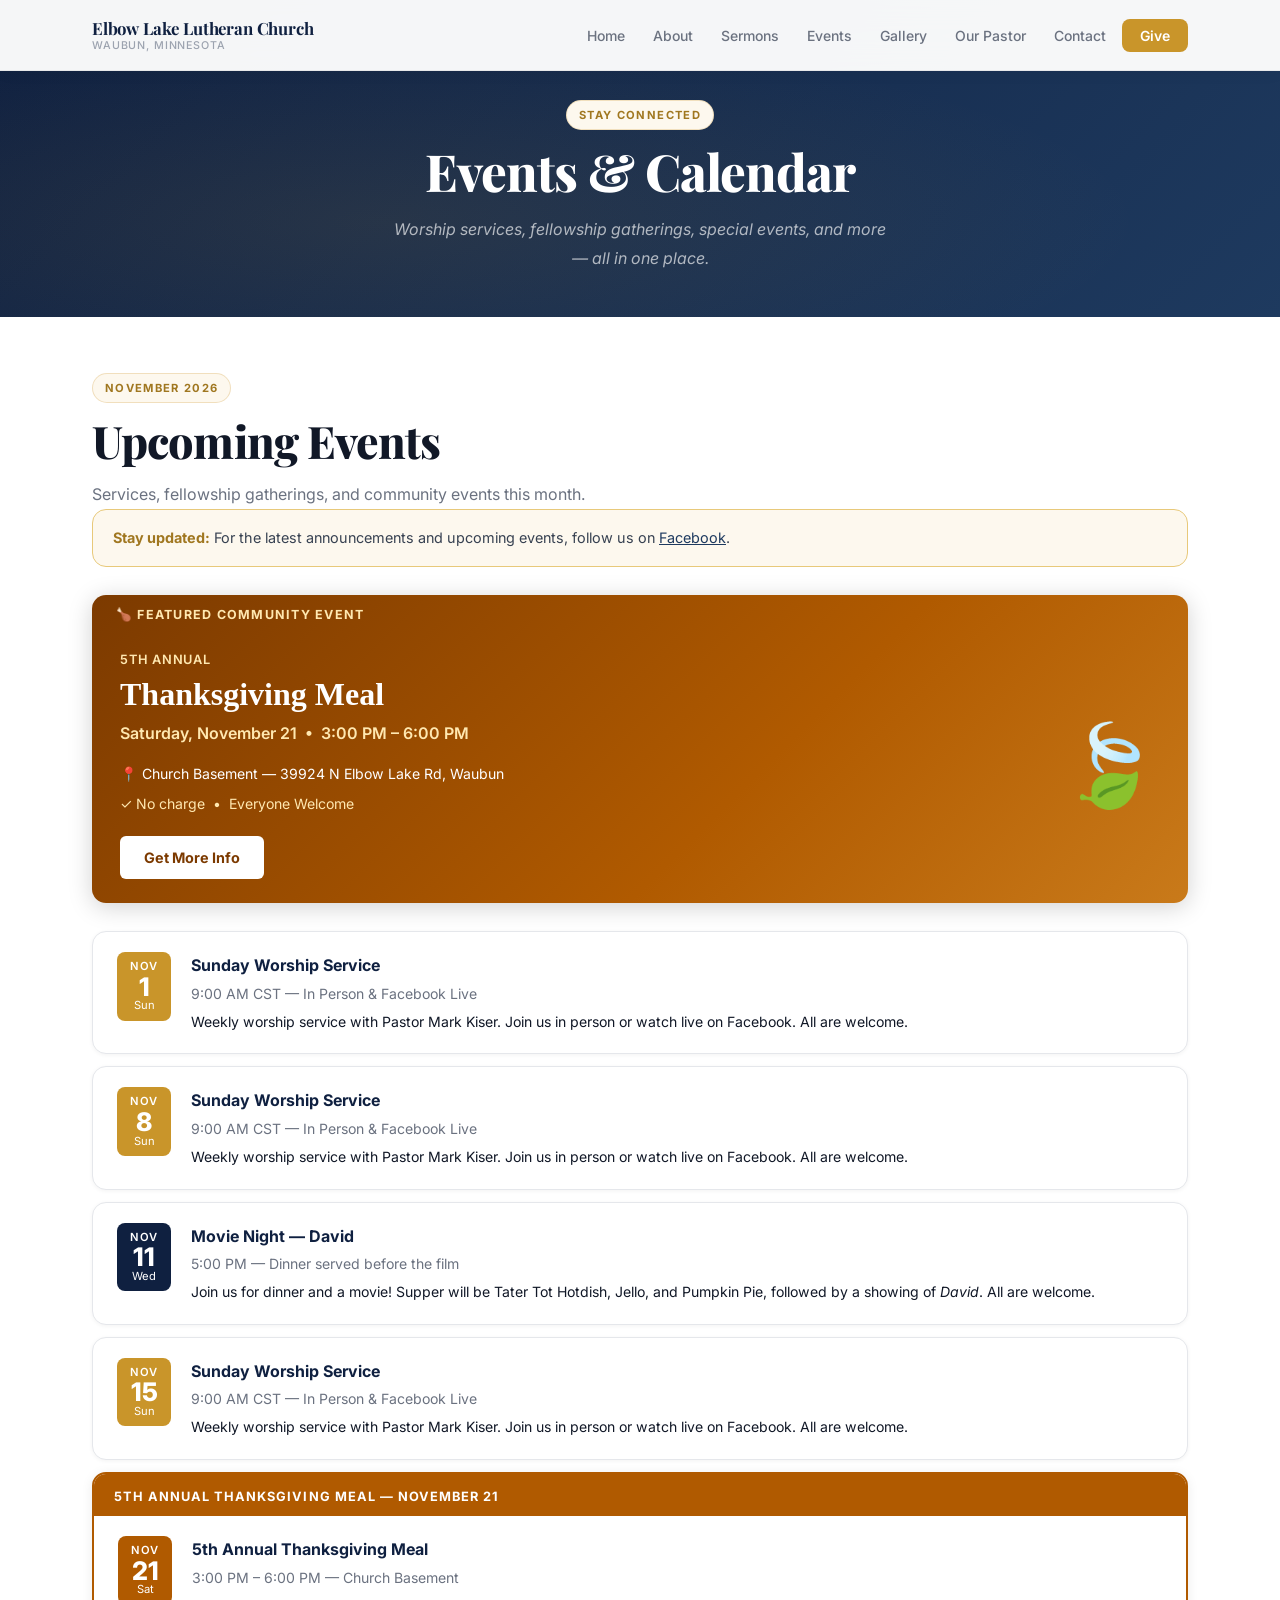
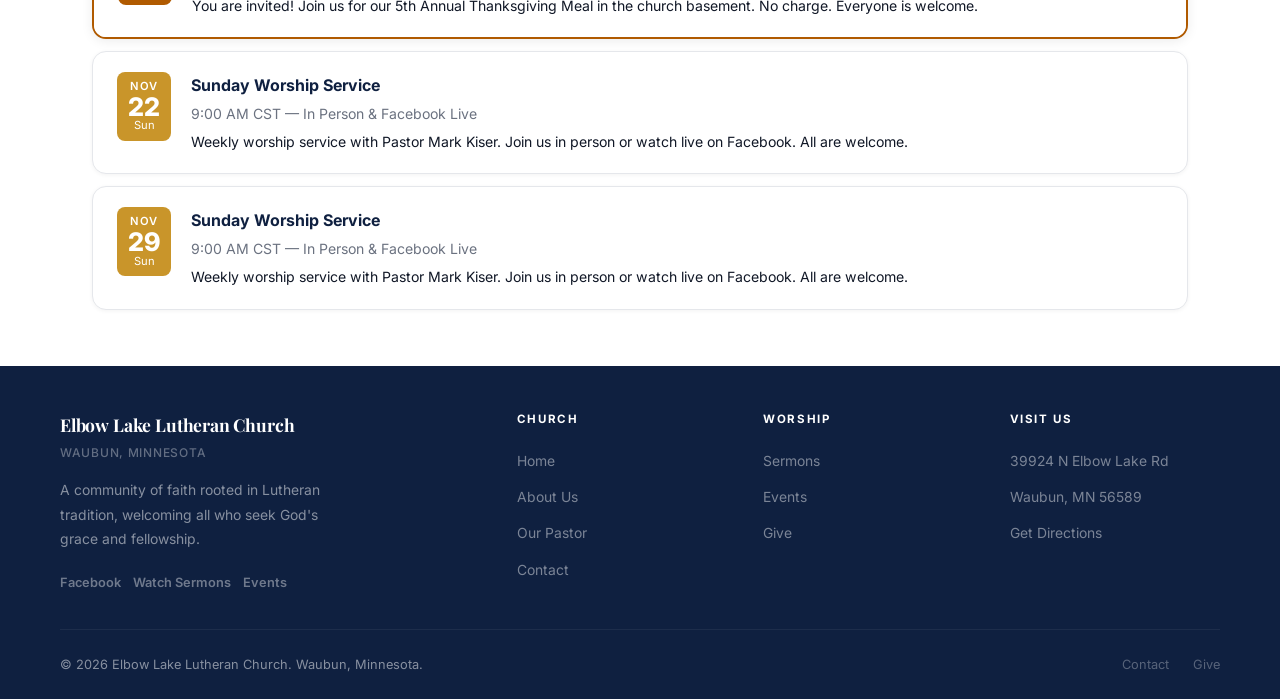
<file: events.html>
<!DOCTYPE html>
<html lang="en">
<head>
  <meta charset="UTF-8">
  <meta name="viewport" content="width=device-width, initial-scale=1.0">
  <title>Events & Calendar | Elbow Lake Lutheran Church — Waubun, MN</title>
  <meta name="description" content="Upcoming events, worship services, Bible study, and community gatherings at Elbow Lake Lutheran Church in Waubun, MN. Check our live calendar and join us.">
  <meta name="keywords" content="church events Waubun MN, church calendar Mahnomen County, Sunday worship Waubun Minnesota, Bible study Waubun MN, church near me Waubun, Lutheran church events Minnesota">
  <meta name="geo.region" content="US-MN">
  <meta name="geo.placename" content="Waubun, Minnesota">
  <meta property="og:title" content="Events & Calendar | Elbow Lake Lutheran Church — Waubun, MN">
  <meta property="og:description" content="Worship services, Bible study, and community gatherings at Elbow Lake Lutheran Church in Waubun, Minnesota.">
  <meta property="og:type" content="website">
  <meta property="og:url" content="https://elbowlakevillagechurch.com/events.html">
  <meta property="og:image" content="https://elbowlakevillagechurch.com/images/church.png">
  <meta name="robots" content="index, follow">
  <link rel="canonical" href="https://elbowlakevillagechurch.com/events.html">
  <link rel="sitemap" type="application/xml" href="/sitemap.xml">
  <link rel="icon" type="image/png" href="images/church.png">
  <link rel="stylesheet" href="style.css">
  <link rel="preconnect" href="https://fonts.googleapis.com">
  <link rel="preconnect" href="https://fonts.gstatic.com" crossorigin>
  <link href="https://fonts.googleapis.com/css2?family=Inter:wght@400;500;600;700;800&family=Playfair+Display:wght@700;800;900&display=swap" rel="stylesheet">
  <style>
    .calendar-instructions {
      background: var(--gold-light);
      border: 1px solid #e8c97a;
      border-radius: var(--radius);
      padding: 20px 24px;
      margin-bottom: 28px;
      font-size: 0.88rem;
      color: var(--gray-700);
      line-height: 1.65;
    }
    .calendar-instructions strong { color: var(--gold-dark); }

    /* Event list cards */
    .event-row {
      display: flex;
      gap: 20px;
      align-items: flex-start;
      padding: 20px 24px;
      background: #fff;
      border-radius: var(--radius);
      border: 1px solid var(--gray-200);
      box-shadow: 0 1px 4px rgba(0,0,0,0.05);
    }
    .event-date-badge {
      min-width: 54px;
      text-align: center;
      border-radius: 8px;
      padding: 8px 6px;
      line-height: 1.2;
      flex-shrink: 0;
      color: #fff;
    }
    .event-date-badge .month { font-size: 0.7rem; font-weight: 600; text-transform: uppercase; letter-spacing: .05em; }
    .event-date-badge .day  { font-size: 1.6rem; font-weight: 800; line-height: 1; }
    .event-date-badge .day-sm { font-size: 1.4rem; }
    .event-date-badge .dow  { font-size: 0.7rem; }
    .event-title  { font-weight: 700; font-size: 1rem; color: var(--primary-dark); }
    .event-meta   { font-size: 0.88rem; color: var(--gray-500); margin-top: 3px; }
    .event-desc   { font-size: 0.88rem; color: var(--gray-600); margin-top: 6px; line-height: 1.6; }

    /* Featured speaker bio */
    .speaker-bio {
      display: flex;
      gap: 24px;
      align-items: flex-start;
      padding: 0 24px 24px;
      flex-wrap: wrap;
    }
    .speaker-bio img {
      width: 140px;
      height: 140px;
      object-fit: cover;
      border-radius: 10px;
      flex-shrink: 0;
      box-shadow: 0 2px 8px rgba(0,0,0,0.12);
    }
    .speaker-bio-text { flex: 1; min-width: 200px; }
    .speaker-name  { font-weight: 700; font-size: 0.95rem; color: var(--primary-dark); margin-bottom: 4px; }
    .speaker-role  { font-size: 0.82rem; color: var(--gold); font-weight: 600; margin-bottom: 10px; }
    .speaker-body  { font-size: 0.85rem; color: var(--gray-600); line-height: 1.7; margin: 0; }

    @media (max-width: 480px) {
      .event-row { gap: 14px; padding: 16px; }
      .event-date-badge { min-width: 46px; }
      .event-date-badge .day { font-size: 1.3rem; }
      .event-date-badge .day-sm { font-size: 1.1rem; }
      .event-title { font-size: 0.93rem; }

      .speaker-bio { flex-direction: column; align-items: center; text-align: center; padding: 0 16px 20px; gap: 16px; }
      .speaker-bio img { width: 120px; height: 120px; }
      .speaker-bio-text { min-width: unset; width: 100%; }
      .speaker-body { text-align: left; }
    }
  </style>
</head>
<body>

  <!-- NAVIGATION -->
  <nav>
    <div class="nav-inner">
      <a href="index.html" class="nav-logo">
        <div class="nav-logo-name">Elbow Lake Lutheran Church</div>
        <div class="nav-logo-sub">Waubun, Minnesota</div>
      </a>
      <ul class="nav-links">
        <li><a href="index.html">Home</a></li>
        <li><a href="about.html">About</a></li>
        <li><a href="sermons.html">Sermons</a></li>
        <li><a href="events.html">Events</a></li>
        <li><a href="gallery.html">Gallery</a></li>
        <li><a href="staff.html">Our Pastor</a></li>
        <li><a href="contact.html">Contact</a></li>
        <li><a href="give.html" class="nav-give">Give</a></li>
      </ul>
      <button class="nav-toggle" aria-label="Open menu">
        <span></span><span></span><span></span>
      </button>
    </div>
  </nav>

  <!-- PAGE HERO -->
  <div class="page-hero">
    <div class="tag">Stay Connected</div>
    <h1>Events &amp; Calendar</h1>
    <p>Worship services, fellowship gatherings, special events, and more — all in one place.</p>
  </div>

  <!-- CALENDAR SECTION -->
  <section>
    <div class="container">
      <div class="tag">November 2026</div>
      <h2 class="section-title">Upcoming Events</h2>
      <p class="section-sub">Services, fellowship gatherings, and community events this month.</p>

      <div style="background:var(--gold-light);border:1px solid #e8c97a;border-radius:var(--radius);padding:16px 20px;margin-bottom:28px;font-size:0.9rem;color:var(--gray-700);line-height:1.65;">
        <strong style="color:var(--gold-dark);">Stay updated:</strong> For the latest announcements and upcoming events, follow us on <a href="https://www.facebook.com/okieupnorth" target="_blank" rel="noopener" style="color:var(--primary);text-decoration:underline;">Facebook</a>.
      </div>

      <!-- FEATURED: Thanksgiving Meal -->
      <div style="background:linear-gradient(135deg,#7c3a00 0%,#b05a00 60%,#c97a1a 100%);border-radius:var(--radius);box-shadow:0 4px 24px rgba(0,0,0,0.18);overflow:hidden;margin-bottom:28px;">
        <div style="padding:10px 24px 0;display:flex;align-items:center;gap:10px;">
          <span style="color:#ffe8b0;font-weight:700;font-size:0.78rem;text-transform:uppercase;letter-spacing:.1em;">&#127831; Featured Community Event</span>
        </div>
        <div style="display:flex;gap:0;align-items:stretch;flex-wrap:wrap;">
          <div style="padding:24px 28px;flex:1;min-width:220px;">
            <div style="color:#ffe8b0;font-size:0.8rem;font-weight:600;text-transform:uppercase;letter-spacing:.06em;margin-bottom:6px;">5th Annual</div>
            <div style="color:#fff;font-family:var(--font-serif,serif);font-size:2rem;font-weight:800;line-height:1.1;margin-bottom:8px;">Thanksgiving Meal</div>
            <div style="color:#ffe8b0;font-size:1rem;font-weight:600;margin-bottom:16px;">Saturday, November 21 &nbsp;&bull;&nbsp; 3:00 PM &ndash; 6:00 PM</div>
            <div style="display:flex;flex-direction:column;gap:7px;margin-bottom:20px;">
              <div style="color:#fff;font-size:0.88rem;">&#128205; Church Basement &mdash; 39924 N Elbow Lake Rd, Waubun</div>
              <div style="color:#ffe8b0;font-size:0.88rem;">&#10003; No charge &nbsp;&bull;&nbsp; Everyone Welcome</div>
            </div>
            <a href="contact.html" style="display:inline-block;background:#fff;color:#7c3a00;font-weight:700;font-size:0.9rem;padding:10px 24px;border-radius:6px;text-decoration:none;">Get More Info</a>
          </div>
          <div style="display:flex;align-items:center;justify-content:center;padding:24px 28px;font-size:5rem;line-height:1;">&#127811;</div>
        </div>
      </div>

      <div style="display:flex;flex-direction:column;gap:12px;">

        <!-- Nov 1 -->
        <div class="event-row">
          <div class="event-date-badge" style="background:var(--gold);">
            <div class="month">Nov</div>
            <div class="day">1</div>
            <div class="dow">Sun</div>
          </div>
          <div>
            <div class="event-title">Sunday Worship Service</div>
            <div class="event-meta">9:00 AM CST &mdash; In Person &amp; Facebook Live</div>
            <div class="event-desc">Weekly worship service with Pastor Mark Kiser. Join us in person or watch live on Facebook. All are welcome.</div>
          </div>
        </div>

        <!-- Nov 8 -->
        <div class="event-row">
          <div class="event-date-badge" style="background:var(--gold);">
            <div class="month">Nov</div>
            <div class="day">8</div>
            <div class="dow">Sun</div>
          </div>
          <div>
            <div class="event-title">Sunday Worship Service</div>
            <div class="event-meta">9:00 AM CST &mdash; In Person &amp; Facebook Live</div>
            <div class="event-desc">Weekly worship service with Pastor Mark Kiser. Join us in person or watch live on Facebook. All are welcome.</div>
          </div>
        </div>

        <!-- Nov 11 — Movie Night -->
        <div class="event-row">
          <div class="event-date-badge" style="background:var(--primary-dark);">
            <div class="month">Nov</div>
            <div class="day">11</div>
            <div class="dow">Wed</div>
          </div>
          <div>
            <div class="event-title">Movie Night &mdash; David</div>
            <div class="event-meta">5:00 PM &mdash; Dinner served before the film</div>
            <div class="event-desc">Join us for dinner and a movie! Supper will be Tater Tot Hotdish, Jello, and Pumpkin Pie, followed by a showing of <em>David</em>. All are welcome.</div>
          </div>
        </div>

        <!-- Nov 15 -->
        <div class="event-row">
          <div class="event-date-badge" style="background:var(--gold);">
            <div class="month">Nov</div>
            <div class="day">15</div>
            <div class="dow">Sun</div>
          </div>
          <div>
            <div class="event-title">Sunday Worship Service</div>
            <div class="event-meta">9:00 AM CST &mdash; In Person &amp; Facebook Live</div>
            <div class="event-desc">Weekly worship service with Pastor Mark Kiser. Join us in person or watch live on Facebook. All are welcome.</div>
          </div>
        </div>

        <!-- Nov 21 — Thanksgiving Meal -->
        <div style="background:#fff;border-radius:var(--radius);border:2px solid #b05a00;box-shadow:0 2px 12px rgba(0,0,0,0.08);overflow:hidden;">
          <div style="background:#b05a00;padding:8px 20px;">
            <span style="color:#fff;font-weight:700;font-size:0.8rem;text-transform:uppercase;letter-spacing:.08em;">5th Annual Thanksgiving Meal &mdash; November 21</span>
          </div>
          <div class="event-row" style="border:none;box-shadow:none;border-radius:0;">
            <div class="event-date-badge" style="background:#b05a00;">
              <div class="month">Nov</div>
              <div class="day">21</div>
              <div class="dow">Sat</div>
            </div>
            <div>
              <div class="event-title">5th Annual Thanksgiving Meal</div>
              <div class="event-meta">3:00 PM &ndash; 6:00 PM &mdash; Church Basement</div>
              <div class="event-desc">You are invited! Join us for our 5th Annual Thanksgiving Meal in the church basement. No charge. Everyone is welcome.</div>
            </div>
          </div>
        </div>

        <!-- Nov 22 -->
        <div class="event-row">
          <div class="event-date-badge" style="background:var(--gold);">
            <div class="month">Nov</div>
            <div class="day">22</div>
            <div class="dow">Sun</div>
          </div>
          <div>
            <div class="event-title">Sunday Worship Service</div>
            <div class="event-meta">9:00 AM CST &mdash; In Person &amp; Facebook Live</div>
            <div class="event-desc">Weekly worship service with Pastor Mark Kiser. Join us in person or watch live on Facebook. All are welcome.</div>
          </div>
        </div>

        <!-- Nov 29 -->
        <div class="event-row">
          <div class="event-date-badge" style="background:var(--gold);">
            <div class="month">Nov</div>
            <div class="day">29</div>
            <div class="dow">Sun</div>
          </div>
          <div>
            <div class="event-title">Sunday Worship Service</div>
            <div class="event-meta">9:00 AM CST &mdash; In Person &amp; Facebook Live</div>
            <div class="event-desc">Weekly worship service with Pastor Mark Kiser. Join us in person or watch live on Facebook. All are welcome.</div>
          </div>
        </div>

      </div>
    </div>
  </section>

  <!-- FOOTER -->
  <footer class="site-footer">
    <div class="footer-grid">
      <div class="footer-brand">
        <div class="footer-brand-name">Elbow Lake Lutheran Church</div>
        <div class="footer-brand-loc">Waubun, Minnesota</div>
        <p>A community of faith rooted in Lutheran tradition, welcoming all who seek God's grace and fellowship.</p>
        <div class="footer-social">
          <a href="https://www.facebook.com/okieupnorth" target="_blank" rel="noopener">Facebook</a>
          <a href="sermons.html">Watch Sermons</a>
          <a href="events.html">Events</a>
        </div>
      </div>
      <div class="footer-col">
        <h4>Church</h4>
        <ul>
          <li><a href="index.html">Home</a></li>
          <li><a href="about.html">About Us</a></li>
          <li><a href="staff.html">Our Pastor</a></li>
          <li><a href="contact.html">Contact</a></li>
        </ul>
      </div>
      <div class="footer-col">
        <h4>Worship</h4>
        <ul>
          <li><a href="sermons.html">Sermons</a></li>
          <li><a href="events.html">Events</a></li>
          <li><a href="give.html">Give</a></li>
        </ul>
      </div>
      <div class="footer-col">
        <h4>Visit Us</h4>
        <ul>
          <li><a href="contact.html">39924 N Elbow Lake Rd</a></li>
          <li><a href="contact.html">Waubun, MN 56589</a></li>
          <li><a href="contact.html">Get Directions</a></li>
        </ul>
      </div>
    </div>
    <div class="footer-bottom">
      <span>&copy; 2026 Elbow Lake Lutheran Church. Waubun, Minnesota.</span>
      <div>
        <a href="contact.html">Contact</a>
        <a href="give.html">Give</a>
      </div>
    </div>
  </footer>

  <script>
    (function(){
      var toggle = document.querySelector('.nav-toggle');
      var links = document.querySelector('.nav-links');
      if (!toggle || !links) return;
      toggle.addEventListener('click', function() {
        links.classList.toggle('is-open');
        toggle.classList.toggle('is-open');
      });
      links.querySelectorAll('a').forEach(function(a) {
        a.addEventListener('click', function() {
          links.classList.remove('is-open');
          toggle.classList.remove('is-open');
        });
      });
    })();
  </script>

</body>
</html>
</file>
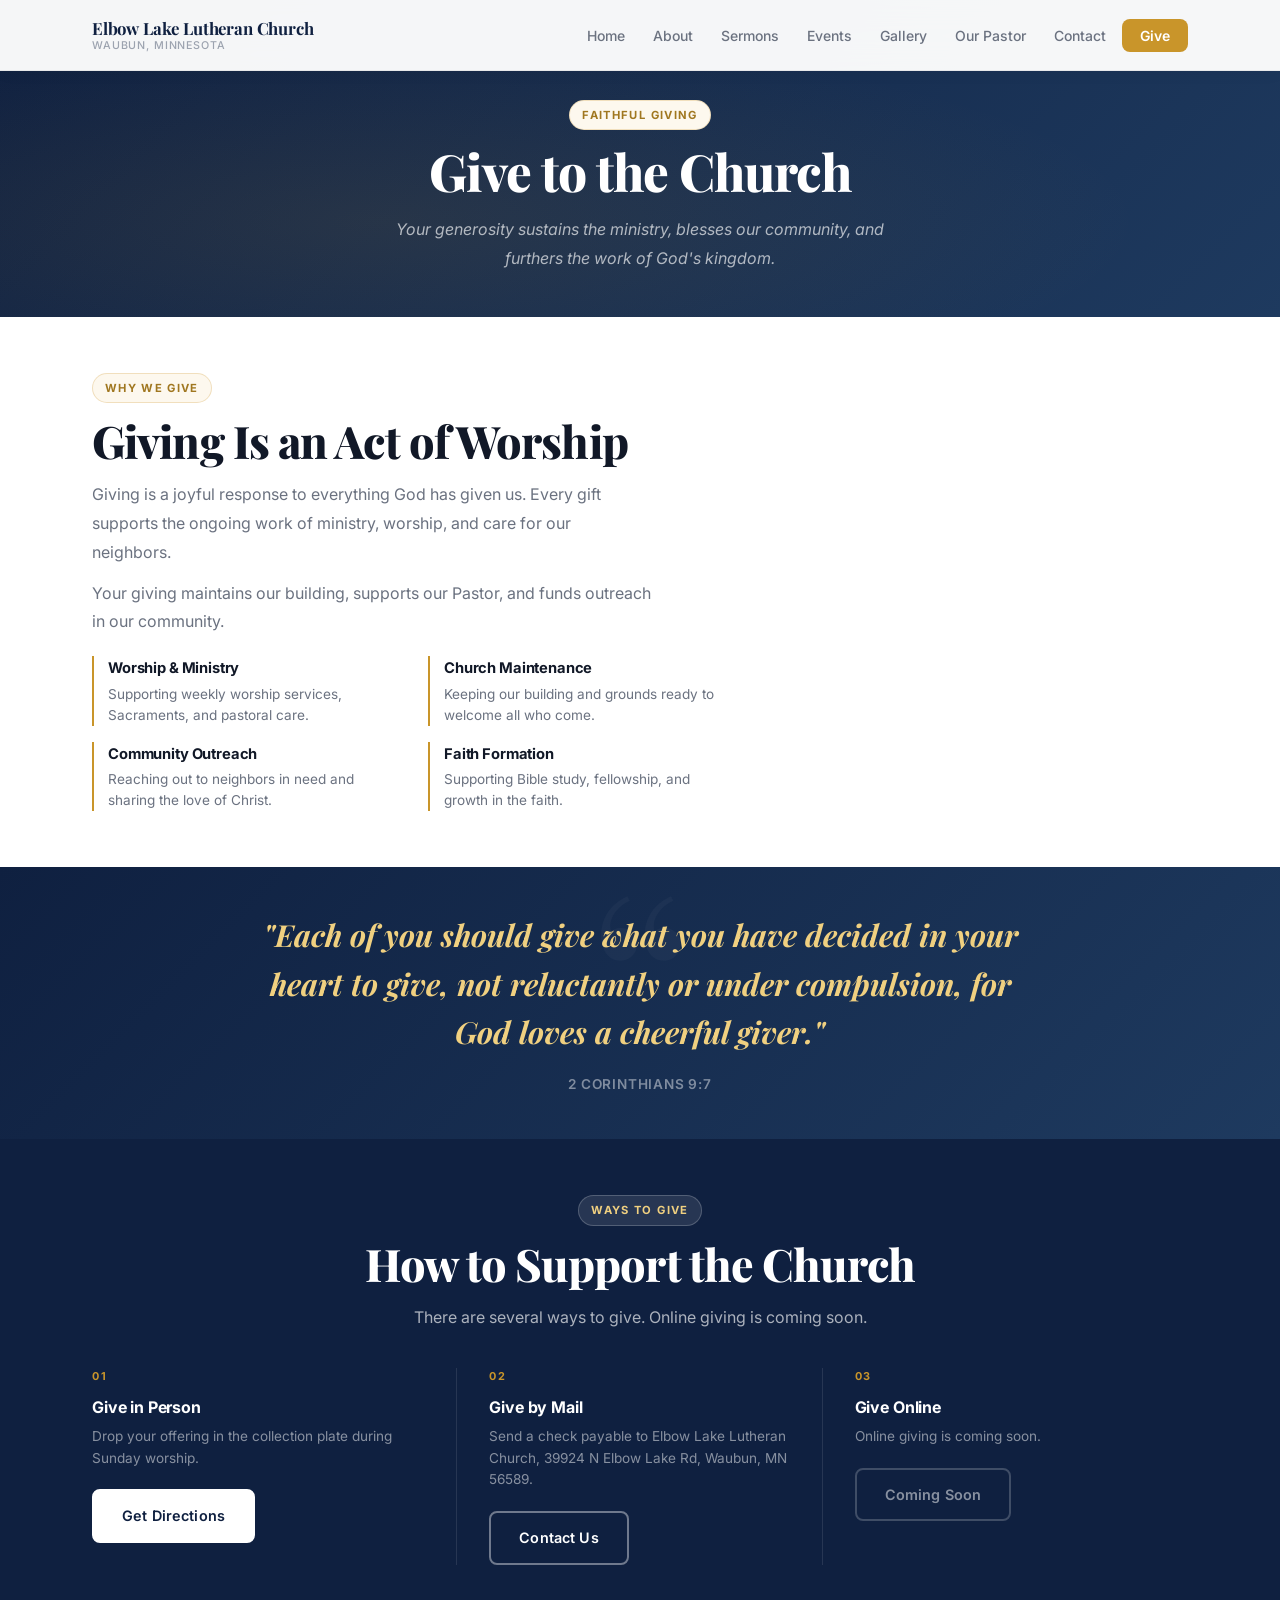
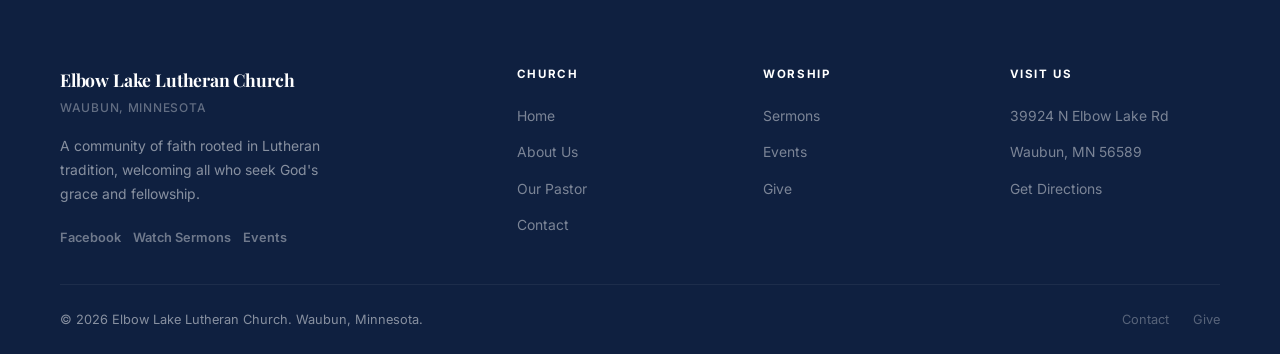
<file: give.html>
<!DOCTYPE html>
<html lang="en">
<head>
  <meta charset="UTF-8">
  <meta name="viewport" content="width=device-width, initial-scale=1.0">
  <title>Give | Support Elbow Lake Lutheran Church — Waubun, MN</title>
  <meta name="description" content="Support the ministry of Elbow Lake Lutheran Church in Waubun, MN. Your generous giving sustains Sunday worship, community outreach, and faithful service in Mahnomen County.">
  <meta name="keywords" content="give to church Waubun MN, donate Lutheran church Minnesota, support Elbow Lake Lutheran Church, church giving Mahnomen County">
  <meta name="geo.region" content="US-MN">
  <meta name="geo.placename" content="Waubun, Minnesota">
  <meta property="og:title" content="Give | Elbow Lake Lutheran Church — Waubun, MN">
  <meta property="og:description" content="Support the ministry of Elbow Lake Lutheran Church in Waubun, Minnesota through your faithful giving.">
  <meta property="og:type" content="website">
  <meta property="og:url" content="https://elbowlakevillagechurch.com/give.html">
  <meta property="og:image" content="https://elbowlakevillagechurch.com/images/church.png">
  <meta name="robots" content="index, follow">
  <link rel="canonical" href="https://elbowlakevillagechurch.com/give.html">
  <link rel="sitemap" type="application/xml" href="/sitemap.xml">
  <link rel="icon" type="image/png" href="images/church.png">
  <link rel="stylesheet" href="style.css">
  <link rel="preconnect" href="https://fonts.googleapis.com">
  <link rel="preconnect" href="https://fonts.gstatic.com" crossorigin>
  <link href="https://fonts.googleapis.com/css2?family=Inter:wght@400;500;600;700;800&family=Playfair+Display:wght@700;800;900&display=swap" rel="stylesheet">
</head>
<body>

  <!-- NAVIGATION -->
  <nav>
    <div class="nav-inner">
      <a href="index.html" class="nav-logo">
        <div class="nav-logo-name">Elbow Lake Lutheran Church</div>
        <div class="nav-logo-sub">Waubun, Minnesota</div>
      </a>
      <ul class="nav-links">
        <li><a href="index.html">Home</a></li>
        <li><a href="about.html">About</a></li>
        <li><a href="sermons.html">Sermons</a></li>
        <li><a href="events.html">Events</a></li>
        <li><a href="gallery.html">Gallery</a></li>
        <li><a href="staff.html">Our Pastor</a></li>
        <li><a href="contact.html">Contact</a></li>
        <li><a href="give.html" class="nav-give">Give</a></li>
      </ul>
      <button class="nav-toggle" aria-label="Open menu">
        <span></span><span></span><span></span>
      </button>
    </div>
  </nav>

  <!-- PAGE HERO -->
  <div class="page-hero">
    <div class="tag">Faithful Giving</div>
    <h1>Give to the Church</h1>
    <p>Your generosity sustains the ministry, blesses our community, and furthers the work of God's kingdom.</p>
  </div>

  <!-- GIVING INTRO -->
  <section>
    <div class="container">
      <div style="max-width:640px;">
        <div class="tag">Why We Give</div>
        <h2 class="section-title">Giving Is an Act of Worship</h2>
        <p class="section-sub">Giving is a joyful response to everything God has given us. Every gift supports the ongoing work of ministry, worship, and care for our neighbors.</p>
        <p class="section-sub" style="margin-top:12px;">Your giving maintains our building, supports our Pastor, and funds outreach in our community.</p>
        <div class="pillars-grid" style="margin-top:20px;">
          <div class="pillar">
            <h4>Worship &amp; Ministry</h4>
            <p>Supporting weekly worship services, Sacraments, and pastoral care.</p>
          </div>
          <div class="pillar">
            <h4>Church Maintenance</h4>
            <p>Keeping our building and grounds ready to welcome all who come.</p>
          </div>
          <div class="pillar">
            <h4>Community Outreach</h4>
            <p>Reaching out to neighbors in need and sharing the love of Christ.</p>
          </div>
          <div class="pillar">
            <h4>Faith Formation</h4>
            <p>Supporting Bible study, fellowship, and growth in the faith.</p>
          </div>
        </div>
      </div>
    </div>
  </section>

  <!-- VERSE -->
  <div class="verse-block">
    <div class="verse-text">"Each of you should give what you have decided in your heart to give, not reluctantly or under compulsion, for God loves a cheerful giver."</div>
    <div class="verse-ref">2 Corinthians 9:7</div>
  </div>

  <!-- WAYS TO GIVE -->
  <section class="bg-dark text-white">
    <div class="container">
      <div style="text-align:center;max-width:600px;margin:0 auto 36px;">
        <div class="tag">Ways to Give</div>
        <h2 class="section-title">How to Support the Church</h2>
        <p class="section-sub" style="margin:0 auto;">There are several ways to give. Online giving is coming soon.</p>
      </div>
      <div class="give-methods">
        <div class="give-method">
          <div class="give-method-num">01</div>
          <div class="give-method-name">Give in Person</div>
          <div class="give-method-desc">Drop your offering in the collection plate during Sunday worship.</div>
          <a href="contact.html" class="btn btn-gold">Get Directions</a>
        </div>
        <div class="give-method">
          <div class="give-method-num">02</div>
          <div class="give-method-name">Give by Mail</div>
          <div class="give-method-desc">Send a check payable to Elbow Lake Lutheran Church, 39924 N Elbow Lake Rd, Waubun, MN 56589.</div>
          <a href="contact.html" class="btn btn-outline-white">Contact Us</a>
        </div>
        <div class="give-method">
          <div class="give-method-num">03</div>
          <div class="give-method-name">Give Online</div>
          <div class="give-method-desc">Online giving is coming soon.</div>
          <span class="btn btn-outline-white" style="opacity:0.5;cursor:default;">Coming Soon</span>
        </div>
      </div>
    </div>
  </section>

  <!-- FOOTER -->
  <footer class="site-footer">
    <div class="footer-grid">
      <div class="footer-brand">
        <div class="footer-brand-name">Elbow Lake Lutheran Church</div>
        <div class="footer-brand-loc">Waubun, Minnesota</div>
        <p>A community of faith rooted in Lutheran tradition, welcoming all who seek God's grace and fellowship.</p>
        <div class="footer-social">
          <a href="https://www.facebook.com/okieupnorth" target="_blank" rel="noopener">Facebook</a>
          <a href="sermons.html">Watch Sermons</a>
          <a href="events.html">Events</a>
        </div>
      </div>
      <div class="footer-col">
        <h4>Church</h4>
        <ul>
          <li><a href="index.html">Home</a></li>
          <li><a href="about.html">About Us</a></li>
          <li><a href="staff.html">Our Pastor</a></li>
          <li><a href="contact.html">Contact</a></li>
        </ul>
      </div>
      <div class="footer-col">
        <h4>Worship</h4>
        <ul>
          <li><a href="sermons.html">Sermons</a></li>
          <li><a href="events.html">Events</a></li>
          <li><a href="give.html">Give</a></li>
        </ul>
      </div>
      <div class="footer-col">
        <h4>Visit Us</h4>
        <ul>
          <li><a href="contact.html">39924 N Elbow Lake Rd</a></li>
          <li><a href="contact.html">Waubun, MN 56589</a></li>
          <li><a href="contact.html">Get Directions</a></li>
        </ul>
      </div>
    </div>
    <div class="footer-bottom">
      <span>&copy; 2026 Elbow Lake Lutheran Church. Waubun, Minnesota.</span>
      <div>
        <a href="contact.html">Contact</a>
        <a href="give.html">Give</a>
      </div>
    </div>
  </footer>

  <script>
    (function(){
      var toggle = document.querySelector('.nav-toggle');
      var links = document.querySelector('.nav-links');
      if (!toggle || !links) return;
      toggle.addEventListener('click', function() {
        links.classList.toggle('is-open');
        toggle.classList.toggle('is-open');
      });
      links.querySelectorAll('a').forEach(function(a) {
        a.addEventListener('click', function() {
          links.classList.remove('is-open');
          toggle.classList.remove('is-open');
        });
      });
    })();
  </script>

</body>
</html>
</file>
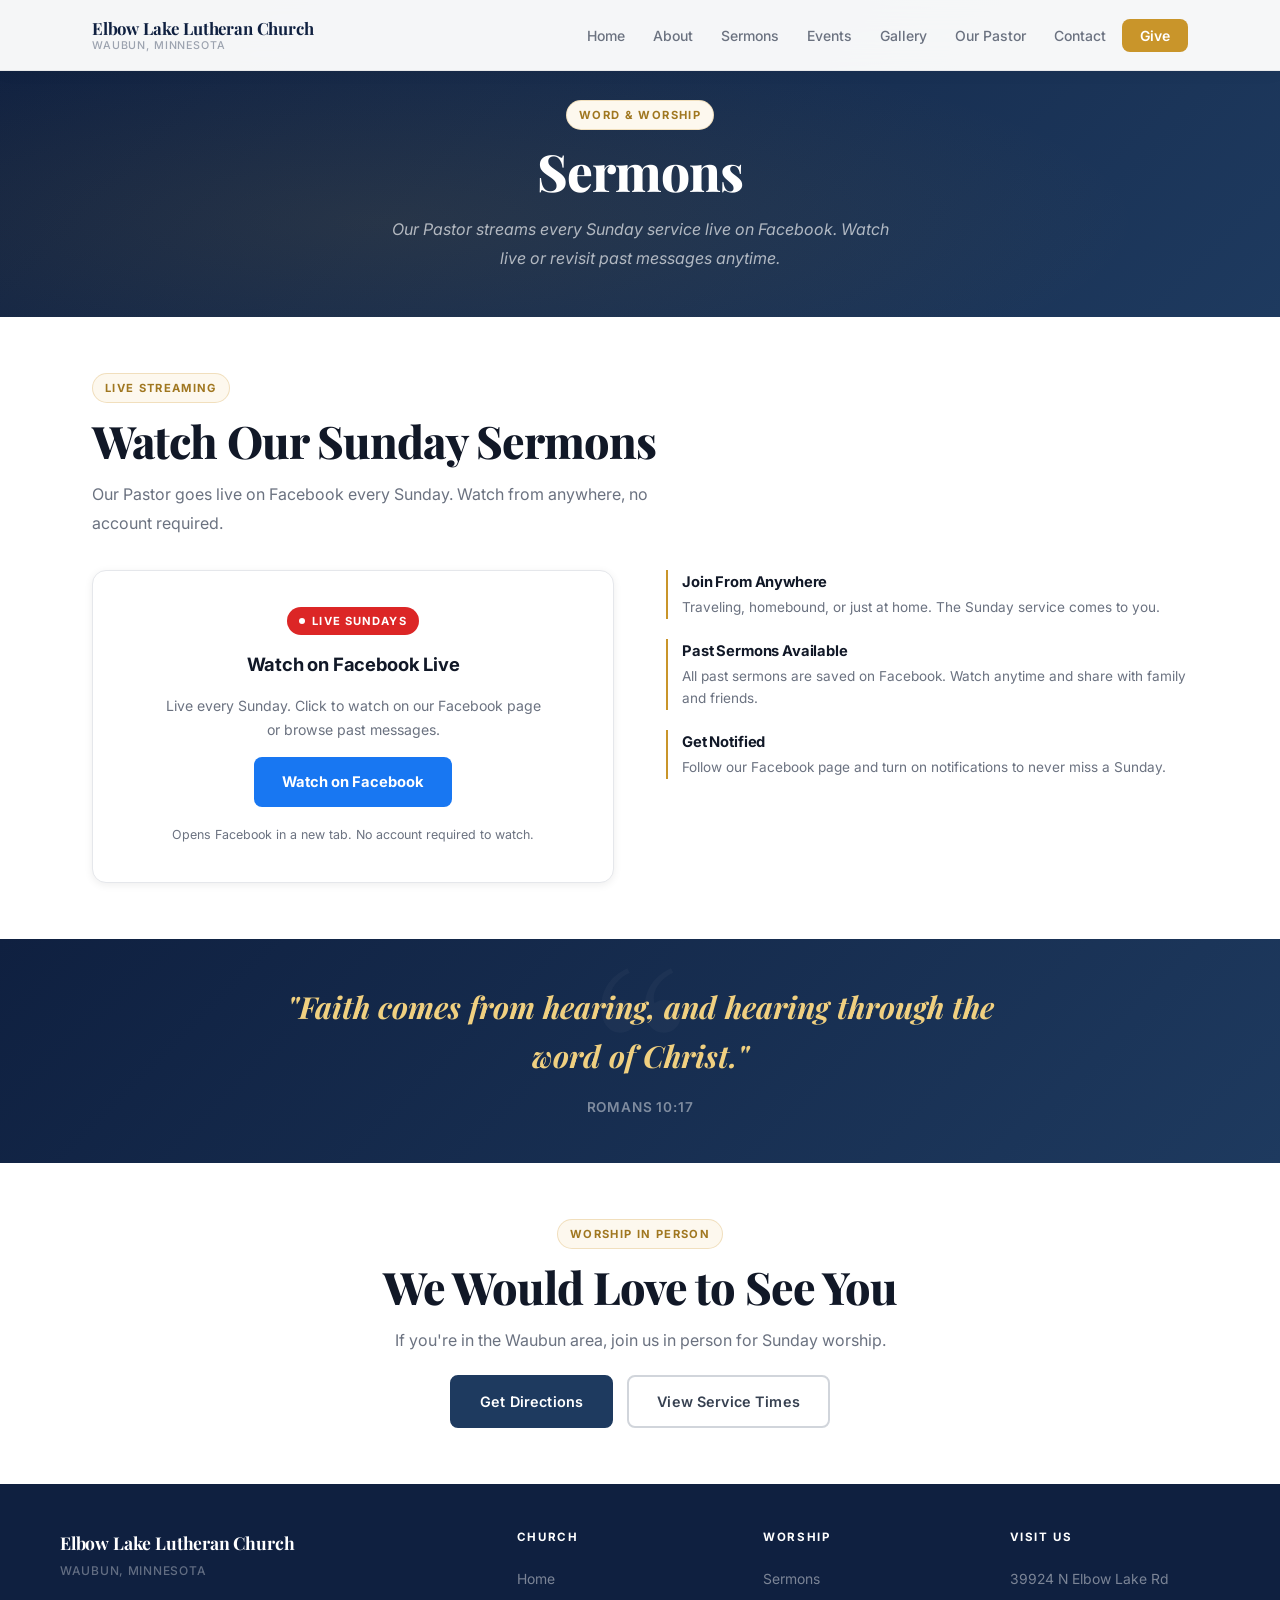
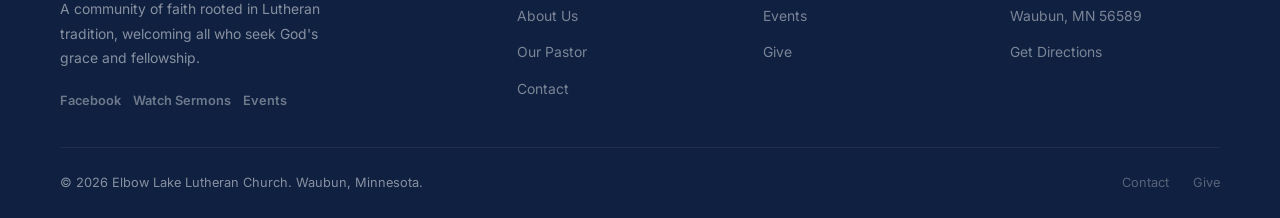
<file: sermons.html>
<!DOCTYPE html>
<html lang="en">
<head>
  <meta charset="UTF-8">
  <meta name="viewport" content="width=device-width, initial-scale=1.0">
  <title>Sermons & Live Stream | Elbow Lake Lutheran Church — Waubun, MN</title>
  <meta name="description" content="Watch live and past Sunday sermons from Elbow Lake Lutheran Church in Waubun, MN. Pastor Mark Kiser streams every Sunday service live on Facebook. Join from anywhere.">
  <meta name="keywords" content="church sermons Waubun MN, live stream church Minnesota, Lutheran sermons online, Pastor Mark Kiser sermons, Elbow Lake Lutheran sermons, church Facebook live Mahnomen County">
  <meta name="geo.region" content="US-MN">
  <meta name="geo.placename" content="Waubun, Minnesota">
  <meta property="og:title" content="Sermons & Live Stream | Elbow Lake Lutheran Church">
  <meta property="og:description" content="Watch Pastor Mark Kiser preach live every Sunday on Facebook. All past sermons also available anytime.">
  <meta property="og:type" content="website">
  <meta property="og:url" content="https://elbowlakevillagechurch.com/sermons.html">
  <meta property="og:image" content="https://elbowlakevillagechurch.com/images/church.png">
  <meta name="robots" content="index, follow">
  <link rel="canonical" href="https://elbowlakevillagechurch.com/sermons.html">
  <link rel="sitemap" type="application/xml" href="/sitemap.xml">
  <link rel="icon" type="image/png" href="images/church.png">
  <link rel="stylesheet" href="style.css">
  <link rel="preconnect" href="https://fonts.googleapis.com">
  <link rel="preconnect" href="https://fonts.gstatic.com" crossorigin>
  <link href="https://fonts.googleapis.com/css2?family=Inter:wght@400;500;600;700;800&family=Playfair+Display:wght@700;800;900&display=swap" rel="stylesheet">
</head>
<body>

  <!-- NAVIGATION -->
  <nav>
    <div class="nav-inner">
      <a href="index.html" class="nav-logo">
        <div class="nav-logo-name">Elbow Lake Lutheran Church</div>
        <div class="nav-logo-sub">Waubun, Minnesota</div>
      </a>
      <ul class="nav-links">
        <li><a href="index.html">Home</a></li>
        <li><a href="about.html">About</a></li>
        <li><a href="sermons.html">Sermons</a></li>
        <li><a href="events.html">Events</a></li>
        <li><a href="gallery.html">Gallery</a></li>
        <li><a href="staff.html">Our Pastor</a></li>
        <li><a href="contact.html">Contact</a></li>
        <li><a href="give.html" class="nav-give">Give</a></li>
      </ul>
      <button class="nav-toggle" aria-label="Open menu">
        <span></span><span></span><span></span>
      </button>
    </div>
  </nav>

  <!-- PAGE HERO -->
  <div class="page-hero">
    <div class="tag">Word &amp; Worship</div>
    <h1>Sermons</h1>
    <p>Our Pastor streams every Sunday service live on Facebook. Watch live or revisit past messages anytime.</p>
  </div>

  <!-- WATCH LIVE -->
  <section>
    <div class="container">
      <div class="tag">Live Streaming</div>
      <h2 class="section-title">Watch Our Sunday Sermons</h2>
      <p class="section-sub">Our Pastor goes live on Facebook every Sunday. Watch from anywhere, no account required.</p>

      <div class="split-grid" style="margin-top:32px;align-items:start;">

        <!-- Facebook Live Link -->
        <div class="fb-embed-container">
          <div class="live-badge"><span class="live-dot"></span> Live Sundays</div>
          <div class="fb-embed-label">Watch on Facebook Live</div>
          <div class="fb-embed-sub">Live every Sunday. Click to watch on our Facebook page or browse past messages.</div>
          <a href="https://www.facebook.com/okieupnorth" target="_blank" class="fb-btn">
            Watch on Facebook
          </a>
          <p style="font-size:0.78rem;color:var(--gray-500);margin-top:4px;">Opens Facebook in a new tab. No account required to watch.</p>
        </div>

        <!-- How It Works -->
        <div class="sermon-points">
          <div class="sermon-point">
            <h3>Join From Anywhere</h3>
            <p>Traveling, homebound, or just at home. The Sunday service comes to you.</p>
          </div>
          <div class="sermon-point">
            <h3>Past Sermons Available</h3>
            <p>All past sermons are saved on Facebook. Watch anytime and share with family and friends.</p>
          </div>
          <div class="sermon-point">
            <h3>Get Notified</h3>
            <p>Follow our Facebook page and turn on notifications to never miss a Sunday.</p>
          </div>
        </div>

      </div>
    </div>
  </section>

  <!-- VERSE -->
  <div class="verse-block">
    <div class="verse-text">"Faith comes from hearing, and hearing through the word of Christ."</div>
    <div class="verse-ref">Romans 10:17</div>
  </div>

  <!-- JOIN IN PERSON -->
  <section>
    <div class="container" style="text-align:center;max-width:640px;">
      <div class="tag">Worship In Person</div>
      <h2 class="section-title">We Would Love to See You</h2>
      <p class="section-sub" style="margin:0 auto 20px;">If you're in the Waubun area, join us in person for Sunday worship.</p>
      <div style="display:flex;gap:14px;justify-content:center;flex-wrap:wrap;">
        <a href="contact.html" class="btn btn-primary">Get Directions</a>
        <a href="events.html" class="btn btn-outline-dark">View Service Times</a>
      </div>
    </div>
  </section>

  <!-- FOOTER -->
  <footer class="site-footer">
    <div class="footer-grid">
      <div class="footer-brand">
        <div class="footer-brand-name">Elbow Lake Lutheran Church</div>
        <div class="footer-brand-loc">Waubun, Minnesota</div>
        <p>A community of faith rooted in Lutheran tradition, welcoming all who seek God's grace and fellowship.</p>
        <div class="footer-social">
          <a href="https://www.facebook.com/okieupnorth" target="_blank" rel="noopener">Facebook</a>
          <a href="sermons.html">Watch Sermons</a>
          <a href="events.html">Events</a>
        </div>
      </div>
      <div class="footer-col">
        <h4>Church</h4>
        <ul>
          <li><a href="index.html">Home</a></li>
          <li><a href="about.html">About Us</a></li>
          <li><a href="staff.html">Our Pastor</a></li>
          <li><a href="contact.html">Contact</a></li>
        </ul>
      </div>
      <div class="footer-col">
        <h4>Worship</h4>
        <ul>
          <li><a href="sermons.html">Sermons</a></li>
          <li><a href="events.html">Events</a></li>
          <li><a href="give.html">Give</a></li>
        </ul>
      </div>
      <div class="footer-col">
        <h4>Visit Us</h4>
        <ul>
          <li><a href="contact.html">39924 N Elbow Lake Rd</a></li>
          <li><a href="contact.html">Waubun, MN 56589</a></li>
          <li><a href="contact.html">Get Directions</a></li>
        </ul>
      </div>
    </div>
    <div class="footer-bottom">
      <span>&copy; 2026 Elbow Lake Lutheran Church. Waubun, Minnesota.</span>
      <div>
        <a href="contact.html">Contact</a>
        <a href="give.html">Give</a>
      </div>
    </div>
  </footer>

  <script>
    (function(){
      var toggle = document.querySelector('.nav-toggle');
      var links = document.querySelector('.nav-links');
      if (!toggle || !links) return;
      toggle.addEventListener('click', function() {
        links.classList.toggle('is-open');
        toggle.classList.toggle('is-open');
      });
      links.querySelectorAll('a').forEach(function(a) {
        a.addEventListener('click', function() {
          links.classList.remove('is-open');
          toggle.classList.remove('is-open');
        });
      });
    })();
  </script>

</body>
</html>
</file>
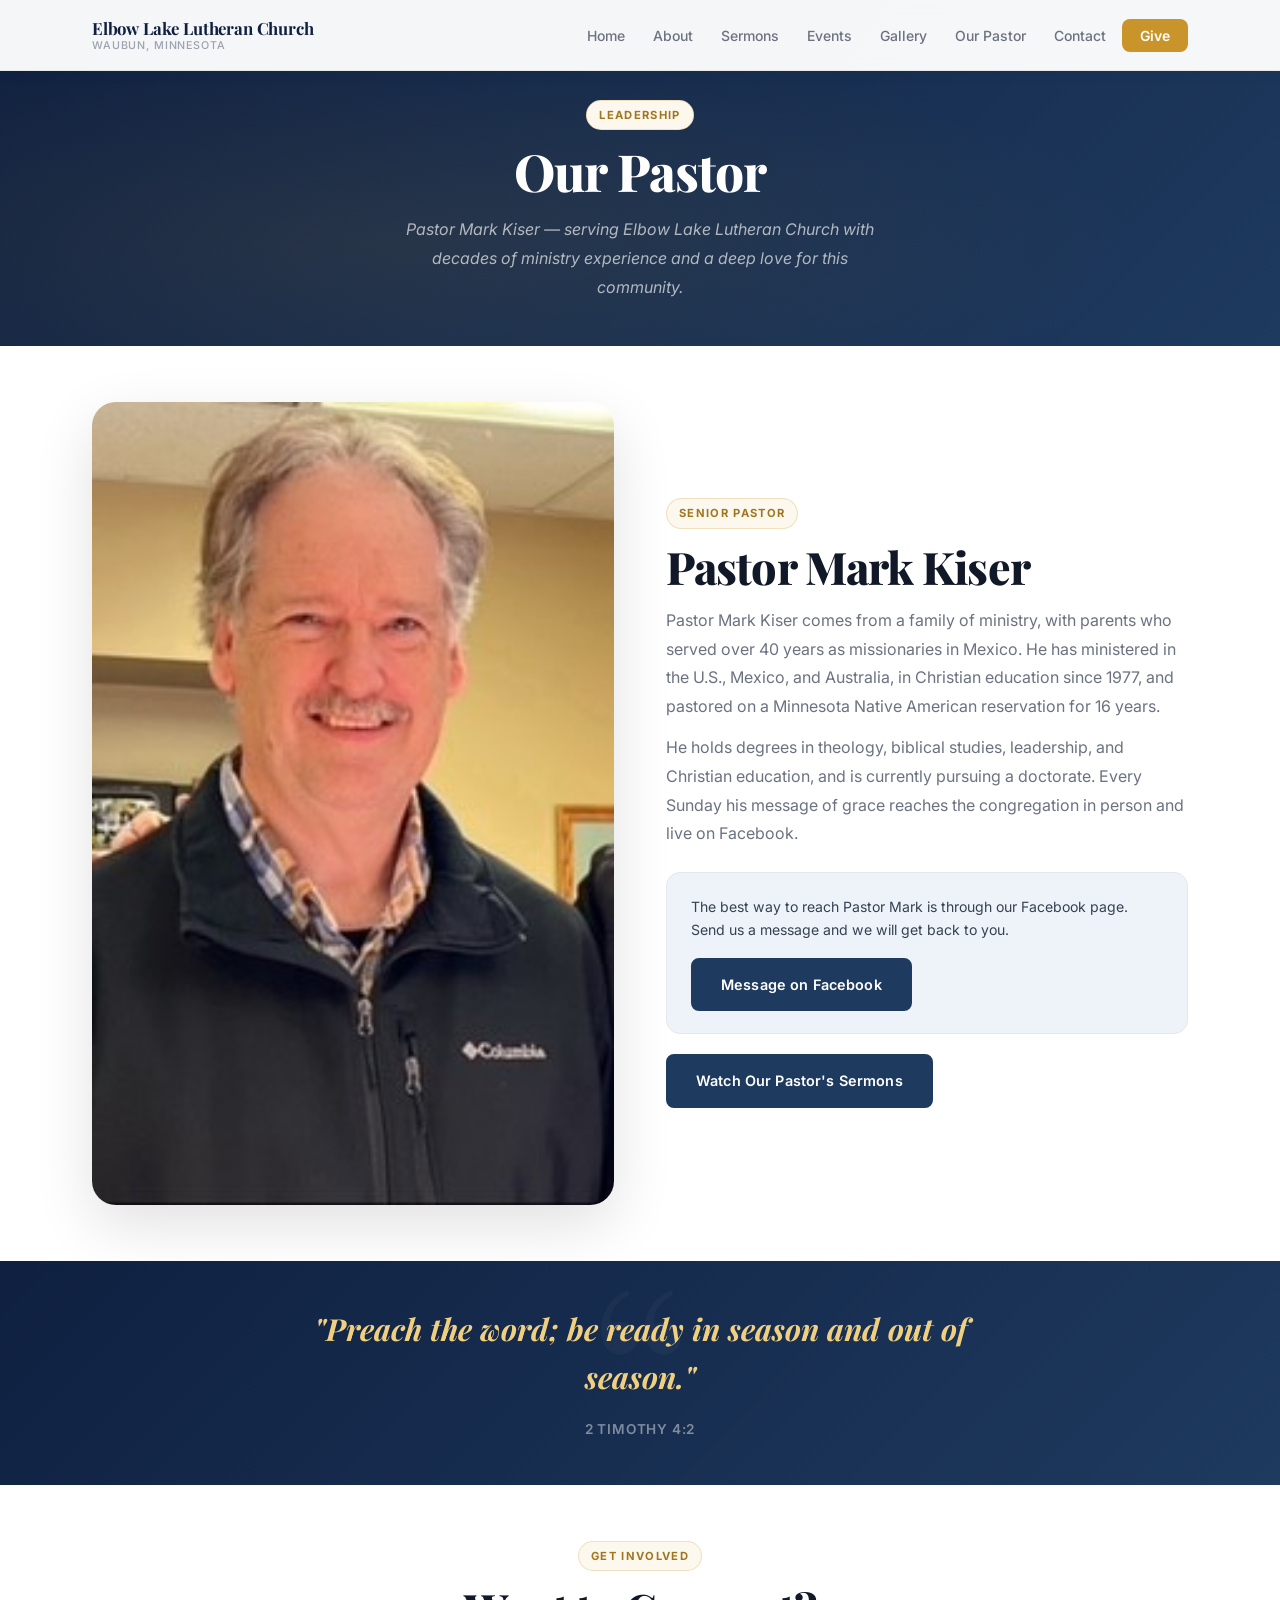
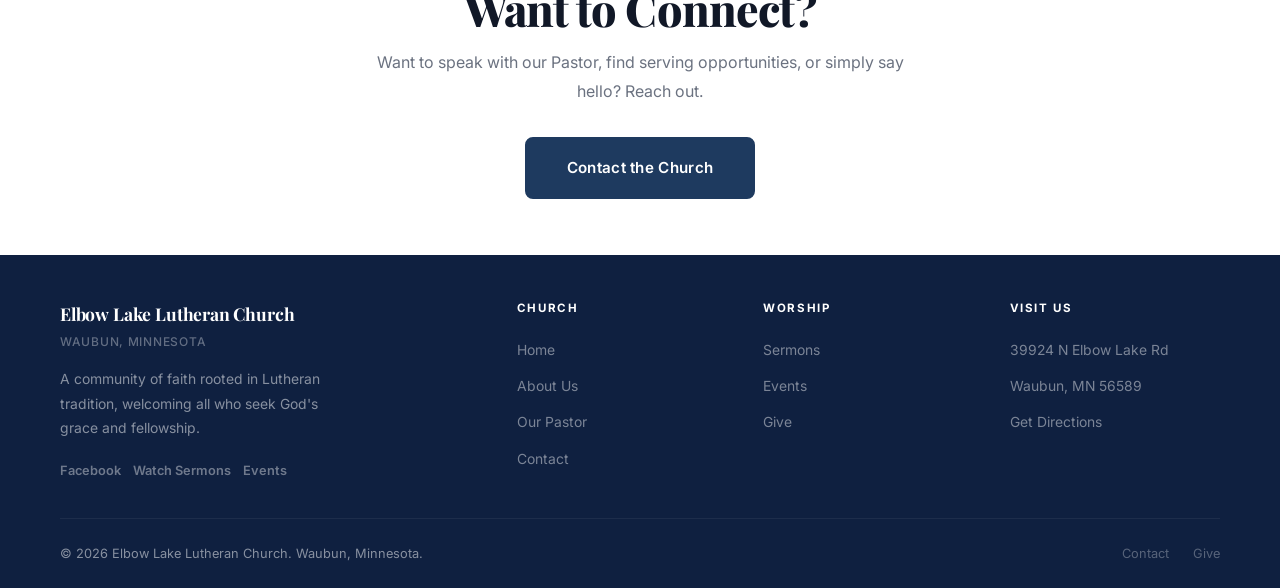
<file: staff.html>
<!DOCTYPE html>
<html lang="en">
<head>
  <meta charset="UTF-8">
  <meta name="viewport" content="width=device-width, initial-scale=1.0">
  <title>Pastor Mark Kiser | Elbow Lake Lutheran Church — Waubun, MN</title>
  <meta name="description" content="Meet Pastor Mark Kiser of Elbow Lake Lutheran Church in Waubun, MN. With decades of ministry experience across the U.S., Mexico, and Australia, Pastor Kiser leads our congregation with faith and care.">
  <meta name="keywords" content="Pastor Mark Kiser, Elbow Lake Lutheran Church pastor, church pastor Waubun MN, Lutheran pastor Mahnomen County Minnesota">
  <meta name="geo.region" content="US-MN">
  <meta name="geo.placename" content="Waubun, Minnesota">
  <meta property="og:title" content="Pastor Mark Kiser | Elbow Lake Lutheran Church">
  <meta property="og:description" content="Pastor Mark Kiser leads Elbow Lake Lutheran Church in Waubun, MN with decades of ministry experience across three countries.">
  <meta property="og:type" content="website">
  <meta property="og:url" content="https://elbowlakevillagechurch.com/staff.html">
  <meta property="og:image" content="https://elbowlakevillagechurch.com/images/pastor-mark-kiser.jpg">
  <meta name="robots" content="index, follow">
  <link rel="canonical" href="https://elbowlakevillagechurch.com/staff.html">
  <link rel="sitemap" type="application/xml" href="/sitemap.xml">
  <link rel="icon" type="image/png" href="images/church.png">
  <link rel="stylesheet" href="style.css">
  <link rel="preconnect" href="https://fonts.googleapis.com">
  <link rel="preconnect" href="https://fonts.gstatic.com" crossorigin>
  <link href="https://fonts.googleapis.com/css2?family=Inter:wght@400;500;600;700;800&family=Playfair+Display:wght@700;800;900&display=swap" rel="stylesheet">
</head>
<body>

  <!-- NAVIGATION -->
  <nav>
    <div class="nav-inner">
      <a href="index.html" class="nav-logo">
        <div class="nav-logo-name">Elbow Lake Lutheran Church</div>
        <div class="nav-logo-sub">Waubun, Minnesota</div>
      </a>
      <ul class="nav-links">
        <li><a href="index.html">Home</a></li>
        <li><a href="about.html">About</a></li>
        <li><a href="sermons.html">Sermons</a></li>
        <li><a href="events.html">Events</a></li>
        <li><a href="gallery.html">Gallery</a></li>
        <li><a href="staff.html">Our Pastor</a></li>
        <li><a href="contact.html">Contact</a></li>
        <li><a href="give.html" class="nav-give">Give</a></li>
      </ul>
      <button class="nav-toggle" aria-label="Open menu">
        <span></span><span></span><span></span>
      </button>
    </div>
  </nav>

  <!-- PAGE HERO -->
  <div class="page-hero">
    <div class="tag">Leadership</div>
    <h1>Our Pastor</h1>
    <p>Pastor Mark Kiser — serving Elbow Lake Lutheran Church with decades of ministry experience and a deep love for this community.</p>
  </div>

  <!-- PASTOR FEATURE -->
  <section>
    <div class="container">
      <div class="split-grid">
        <div class="split-img">
          <img src="images/pastor-mark-kiser.jpg" alt="Pastor Mark Kiser — Elbow Lake Lutheran Church">
        </div>
        <div>
          <div class="tag">Senior Pastor</div>
          <h2 class="section-title">Pastor Mark Kiser</h2>
          <p class="section-sub">Pastor Mark Kiser comes from a family of ministry, with parents who served over 40 years as missionaries in Mexico. He has ministered in the U.S., Mexico, and Australia, in Christian education since 1977, and pastored on a Minnesota Native American reservation for 16 years.</p>
          <p class="section-sub" style="margin-top:12px;">He holds degrees in theology, biblical studies, leadership, and Christian education, and is currently pursuing a doctorate. Every Sunday his message of grace reaches the congregation in person and live on Facebook.</p>

          <div style="background:var(--primary-light);border:1px solid var(--gray-200);border-radius:var(--radius);padding:22px 24px;margin-top:24px;">
            <p style="font-size:0.88rem;color:var(--gray-700);line-height:1.65;margin-bottom:16px;">The best way to reach Pastor Mark is through our Facebook page. Send us a message and we will get back to you.</p>
            <a href="https://www.facebook.com/okieupnorth" target="_blank" rel="noopener" class="btn btn-primary">Message on Facebook</a>
          </div>

          <a href="sermons.html" class="btn btn-primary" style="margin-top:20px;">Watch Our Pastor's Sermons</a>
        </div>
      </div>
    </div>
  </section>

  <!-- VERSE -->
  <div class="verse-block">
    <div class="verse-text">"Preach the word; be ready in season and out of season."</div>
    <div class="verse-ref">2 Timothy 4:2</div>
  </div>

  <!-- GET INVOLVED -->
  <section>
    <div class="container" style="text-align:center;max-width:600px;">
      <div class="tag">Get Involved</div>
      <h2 class="section-title">Want to Connect?</h2>
      <p class="section-sub" style="margin:0 auto 32px;">Want to speak with our Pastor, find serving opportunities, or simply say hello? Reach out.</p>
      <a href="contact.html" class="btn btn-primary btn-lg">Contact the Church</a>
    </div>
  </section>

  <!-- FOOTER -->
  <footer class="site-footer">
    <div class="footer-grid">
      <div class="footer-brand">
        <div class="footer-brand-name">Elbow Lake Lutheran Church</div>
        <div class="footer-brand-loc">Waubun, Minnesota</div>
        <p>A community of faith rooted in Lutheran tradition, welcoming all who seek God's grace and fellowship.</p>
        <div class="footer-social">
          <a href="https://www.facebook.com/okieupnorth" target="_blank" rel="noopener">Facebook</a>
          <a href="sermons.html">Watch Sermons</a>
          <a href="events.html">Events</a>
        </div>
      </div>
      <div class="footer-col">
        <h4>Church</h4>
        <ul>
          <li><a href="index.html">Home</a></li>
          <li><a href="about.html">About Us</a></li>
          <li><a href="staff.html">Our Pastor</a></li>
          <li><a href="contact.html">Contact</a></li>
        </ul>
      </div>
      <div class="footer-col">
        <h4>Worship</h4>
        <ul>
          <li><a href="sermons.html">Sermons</a></li>
          <li><a href="events.html">Events</a></li>
          <li><a href="give.html">Give</a></li>
        </ul>
      </div>
      <div class="footer-col">
        <h4>Visit Us</h4>
        <ul>
          <li><a href="contact.html">39924 N Elbow Lake Rd</a></li>
          <li><a href="contact.html">Waubun, MN 56589</a></li>
          <li><a href="contact.html">Get Directions</a></li>
        </ul>
      </div>
    </div>
    <div class="footer-bottom">
      <span>&copy; 2026 Elbow Lake Lutheran Church. Waubun, Minnesota.</span>
      <div>
        <a href="contact.html">Contact</a>
        <a href="give.html">Give</a>
      </div>
    </div>
  </footer>

  <script>
    (function(){
      var toggle = document.querySelector('.nav-toggle');
      var links = document.querySelector('.nav-links');
      if (!toggle || !links) return;
      toggle.addEventListener('click', function() {
        links.classList.toggle('is-open');
        toggle.classList.toggle('is-open');
      });
      links.querySelectorAll('a').forEach(function(a) {
        a.addEventListener('click', function() {
          links.classList.remove('is-open');
          toggle.classList.remove('is-open');
        });
      });
    })();
  </script>

</body>
</html>
</file>
<file: style.css>
/* ============================================================
   Elbow Lake Lutheran Church — Stylesheet
   ============================================================ */

@import url('https://fonts.googleapis.com/css2?family=Inter:wght@400;500;600;700;800&family=Playfair+Display:wght@700;800;900&display=swap');

:root {
  --primary:        #1e3a5f;
  --primary-dark:   #0f2040;
  --primary-mid:    #2a4f7a;
  --primary-light:  #eef3fa;
  --gold:           #c9952a;
  --gold-dark:      #a07720;
  --gold-light:     #fdf8ee;
  --black:          #0a0a0a;
  --white:          #ffffff;
  --gray-50:        #f9fafb;
  --gray-100:       #f3f4f6;
  --gray-200:       #e5e7eb;
  --gray-300:       #d1d5db;
  --gray-400:       #9ca3af;
  --gray-500:       #6b7280;
  --gray-700:       #374151;
  --gray-900:       #111827;
  --font-body:      'Inter', 'Segoe UI', system-ui, -apple-system, sans-serif;
  --font-display:   'Playfair Display', Georgia, serif;
  --max:            1160px;
  --radius:         14px;
  --radius-sm:      8px;
  --radius-lg:      24px;
  --radius-full:    999px;
  --shadow-xs:      0 1px 3px rgba(0,0,0,0.06);
  --shadow-sm:      0 2px 8px rgba(0,0,0,0.07);
  --shadow:         0 4px 20px rgba(0,0,0,0.08);
  --shadow-md:      0 8px 32px rgba(0,0,0,0.10);
  --shadow-lg:      0 20px 60px rgba(0,0,0,0.12);
  --shadow-xl:      0 32px 80px rgba(0,0,0,0.16);
  --transition:     all 0.25s cubic-bezier(0.4, 0, 0.2, 1);
}

*, *::before, *::after { box-sizing: border-box; margin: 0; padding: 0; }
html { scroll-behavior: smooth; font-size: 16px; }

body {
  font-family: var(--font-body);
  color: var(--gray-900);
  background: var(--white);
  line-height: 1.65;
  -webkit-font-smoothing: antialiased;
  -moz-osx-font-smoothing: grayscale;
}

img { max-width: 100%; display: block; }
a { color: inherit; text-decoration: none; }
ul { list-style: none; }

.container {
  max-width: var(--max);
  margin: 0 auto;
  padding: 0 32px;
}

/* ============================================================
   UTILITIES
   ============================================================ */
.tag {
  display: inline-flex;
  align-items: center;
  gap: 6px;
  background: var(--gold-light);
  border: 1px solid rgba(201,149,42,0.25);
  color: var(--gold-dark);
  font-size: 0.7rem;
  font-weight: 700;
  letter-spacing: 0.12em;
  text-transform: uppercase;
  padding: 5px 12px;
  border-radius: var(--radius-full);
  margin-bottom: 12px;
  font-family: var(--font-body);
}

.text-white .tag { background: rgba(255,255,255,0.1); border-color: rgba(255,255,255,0.2); color: #f0d080; }

.section-title {
  font-family: var(--font-display);
  font-size: clamp(1.8rem, 4vw, 2.8rem);
  font-weight: 800;
  line-height: 1.18;
  letter-spacing: -0.02em;
  color: var(--gray-900);
  margin-bottom: 12px;
}

.section-sub {
  font-size: 1rem;
  color: var(--gray-500);
  line-height: 1.8;
  max-width: 560px;
}

.text-white .section-title { color: var(--white); }
.text-white .section-sub   { color: rgba(255,255,255,0.65); }

section { padding: 56px 0; }
.bg-gray { background: var(--gray-50); }
.bg-dark { background: var(--primary-dark); }
.bg-navy { background: var(--primary); }

/* ============================================================
   BUTTONS
   ============================================================ */
.btn {
  display: inline-flex;
  align-items: center;
  justify-content: center;
  gap: 8px;
  padding: 13px 28px;
  border-radius: var(--radius-sm);
  font-size: 0.9rem;
  font-weight: 600;
  cursor: pointer;
  border: 2px solid transparent;
  transition: var(--transition);
  white-space: nowrap;
  font-family: var(--font-body);
  letter-spacing: 0.01em;
  text-decoration: none;
}

.btn-primary {
  background: var(--primary);
  color: var(--white);
  border-color: var(--primary);
}
.btn-primary:hover {
  background: var(--primary-mid);
  border-color: var(--primary-mid);
  transform: translateY(-2px);
  box-shadow: 0 8px 24px rgba(30,58,95,0.3);
}

.btn-gold {
  background: var(--gold);
  color: var(--white);
  border-color: var(--gold);
}
.btn-gold:hover {
  background: var(--gold-dark);
  border-color: var(--gold-dark);
  transform: translateY(-2px);
  box-shadow: 0 8px 24px rgba(201,149,42,0.35);
}

.bg-dark .btn-gold {
  background: var(--white);
  color: var(--primary-dark);
  border-color: var(--white);
}
.bg-dark .btn-gold:hover { background: var(--gray-100); box-shadow: none; transform: translateY(-1px); }

.btn-outline-white {
  background: transparent;
  color: var(--white);
  border-color: rgba(255,255,255,0.4);
}
.btn-outline-white:hover { border-color: var(--white); background: rgba(255,255,255,0.1); }

.btn-outline-dark {
  background: transparent;
  color: var(--gray-700);
  border-color: var(--gray-300);
}
.btn-outline-dark:hover { border-color: var(--primary); color: var(--primary); }

.btn-sm  { padding: 9px 18px; font-size: 0.83rem; }
.btn-lg  { padding: 16px 40px; font-size: 0.95rem; letter-spacing: 0.02em; }
.btn-full { width: 100%; }

/* ============================================================
   NAVIGATION
   ============================================================ */
nav {
  position: fixed;
  top: 0; left: 0; right: 0;
  z-index: 200;
  background: rgba(255,255,255,0.96);
  backdrop-filter: blur(20px);
  -webkit-backdrop-filter: blur(20px);
  border-bottom: 1px solid rgba(0,0,0,0.06);
  box-shadow: 0 1px 16px rgba(0,0,0,0.05);
}

.nav-inner {
  max-width: var(--max);
  margin: 0 auto;
  padding: 0 32px;
  height: 70px;
  display: flex;
  align-items: center;
  justify-content: space-between;
  gap: 24px;
}

.nav-logo {
  display: flex;
  flex-direction: column;
  line-height: 1.25;
  flex-shrink: 0;
}

.nav-logo-name {
  font-family: var(--font-display);
  font-size: 1.05rem;
  font-weight: 700;
  color: var(--primary-dark);
  letter-spacing: -0.01em;
}

.nav-logo-sub {
  font-size: 0.67rem;
  color: var(--gray-400);
  letter-spacing: 0.08em;
  text-transform: uppercase;
  font-weight: 500;
}

.nav-links {
  display: flex;
  align-items: center;
  gap: 4px;
}

.nav-links a {
  color: var(--gray-500);
  font-size: 0.875rem;
  font-weight: 500;
  transition: color 0.2s;
  padding: 6px 12px;
  border-radius: var(--radius-sm);
}

.nav-links a:hover { color: var(--primary-dark); background: var(--gray-50); }

.nav-give {
  background: var(--gold) !important;
  color: var(--white) !important;
  padding: 8px 18px !important;
  border-radius: var(--radius-sm) !important;
  font-weight: 600 !important;
  font-size: 0.875rem !important;
  transition: var(--transition) !important;
}
.nav-give:hover { background: var(--gold-dark) !important; transform: translateY(-1px) !important; box-shadow: 0 4px 12px rgba(201,149,42,0.4) !important; }

.nav-toggle {
  display: none;
  flex-direction: column;
  gap: 5px;
  cursor: pointer;
  background: none;
  border: none;
  padding: 6px;
}
.nav-toggle span { display: block; width: 22px; height: 2px; background: var(--primary-dark); border-radius: 2px; transition: 0.3s; }

/* ============================================================
   HERO
   ============================================================ */
.hero {
  position: relative;
  min-height: 420px;
  background: linear-gradient(160deg, var(--primary-dark) 0%, var(--primary) 60%, var(--primary-mid) 100%);
  background-color: var(--primary-dark);
  display: flex;
  align-items: center;
  justify-content: center;
  overflow: hidden;
}

.hero::before {
  content: '';
  position: absolute;
  inset: 0;
  background:
    radial-gradient(ellipse at 15% 60%, rgba(201,149,42,0.12) 0%, transparent 55%),
    radial-gradient(ellipse at 85% 20%, rgba(42,79,122,0.5) 0%, transparent 50%);
  pointer-events: none;
}

.hero-content {
  position: relative;
  z-index: 1;
  width: 100%;
  padding: 86px 32px 40px;
  max-width: 860px;
  margin: 0 auto;
  color: var(--white);
  text-align: center;
  display: flex;
  flex-direction: column;
  align-items: center;
}

.hero h1 {
  font-family: var(--font-display);
  font-size: clamp(2rem, 4.5vw, 3.6rem);
  font-weight: 900;
  line-height: 1.08;
  letter-spacing: -0.02em;
  margin-bottom: 16px;
}

.hero h1 .highlight {
  color: #f0d080;
  display: block;
}

.hero-desc {
  font-size: clamp(0.88rem, 1.8vw, 1rem);
  color: rgba(255,255,255,0.72);
  max-width: 540px;
  margin-bottom: 20px;
  line-height: 1.6;
  font-style: italic;
}

.hero-actions {
  display: flex;
  gap: 12px;
  flex-wrap: wrap;
  align-items: center;
  justify-content: center;
}

.btn-hero { padding: 13px 30px; font-size: 0.9rem; border-radius: var(--radius-sm); }

.hero-secondary-links {
  display: flex;
  align-items: center;
  gap: 16px;
  margin-top: 14px;
  font-size: 0.85rem;
  color: rgba(255,255,255,0.4);
}

.hero-secondary-links a {
  color: rgba(255,255,255,0.65);
  text-decoration: underline;
  text-underline-offset: 3px;
  transition: color 0.2s;
}
.hero-secondary-links a:hover { color: var(--white); }

/* ============================================================
   INFO BAR
   ============================================================ */
.info-bar {
  background: var(--primary);
  color: var(--white);
}

.info-inner {
  max-width: var(--max);
  margin: 0 auto;
  display: grid;
  grid-template-columns: repeat(4, 1fr);
}

.info-item {
  padding: 22px 16px;
  text-align: center;
  border-right: 1px solid rgba(255,255,255,0.1);
  transition: background 0.2s;
}
.info-item:last-child { border-right: none; }
.info-item:hover { background: rgba(255,255,255,0.05); }

.info-label {
  font-size: 0.68rem;
  font-weight: 600;
  opacity: 0.55;
  text-transform: uppercase;
  letter-spacing: 0.12em;
  margin-bottom: 6px;
}

.info-value {
  font-family: var(--font-display);
  font-size: 1.05rem;
  font-weight: 700;
  line-height: 1.3;
}

/* ============================================================
   MISSION STRIP
   ============================================================ */
.mission-strip {
  background: var(--primary-light);
  padding: 44px 0;
  text-align: center;
  border-top: 1px solid var(--gray-200);
  border-bottom: 1px solid var(--gray-200);
}

.mission-words {
  font-family: var(--font-display);
  font-size: clamp(1.5rem, 3.5vw, 2.4rem);
  font-weight: 800;
  color: var(--primary-dark);
  line-height: 1.3;
  letter-spacing: -0.02em;
  margin: 12px 0;
}

.mission-sub {
  font-size: 0.88rem;
  color: var(--gray-500);
  font-style: italic;
}

/* ============================================================
   TWO-COLUMN SPLIT
   ============================================================ */
.split-grid {
  display: grid;
  grid-template-columns: 1fr 1fr;
  gap: 52px;
  align-items: center;
}

.split-img {
  border-radius: var(--radius-lg);
  overflow: hidden;
  box-shadow: var(--shadow-lg);
}

.split-img img { width: 100%; display: block; object-fit: cover; }

/* ============================================================
   SERVICE BOX (staff page)
   ============================================================ */
.service-box {
  background: var(--primary-dark);
  color: var(--white);
  border-radius: var(--radius);
  padding: 24px;
  margin-top: 24px;
}

.service-box h3 {
  font-size: 0.75rem;
  font-weight: 700;
  text-transform: uppercase;
  letter-spacing: 0.12em;
  color: #f0d080;
  margin-bottom: 12px;
}

.service-row {
  display: flex;
  justify-content: space-between;
  align-items: center;
  padding: 8px 0;
  border-bottom: 1px solid rgba(255,255,255,0.08);
  font-size: 0.88rem;
}
.service-row:last-child { border-bottom: none; padding-bottom: 0; }
.service-row strong { color: var(--white); font-weight: 600; }
.service-row span { color: rgba(255,255,255,0.5); font-size: 0.85rem; }

/* ============================================================
   PILLARS (give page)
   ============================================================ */
.pillars-grid {
  display: grid;
  grid-template-columns: 1fr 1fr;
  gap: 16px 32px;
  margin-top: 32px;
}

.pillar {
  padding-left: 14px;
  border-left: 2px solid var(--gold);
}

.pillar h4 {
  font-size: 0.92rem;
  font-weight: 700;
  color: var(--gray-900);
  margin-bottom: 3px;
  letter-spacing: -0.01em;
}

.pillar p {
  font-size: 0.85rem;
  color: var(--gray-500);
  line-height: 1.55;
}

/* ============================================================
   PAGE HERO (inner pages)
   ============================================================ */
.page-hero {
  background: linear-gradient(135deg, var(--primary-dark) 0%, var(--primary) 100%);
  color: var(--white);
  padding: 100px 32px 44px;
  text-align: center;
  position: relative;
  overflow: hidden;
}

.page-hero::before {
  content: '';
  position: absolute;
  inset: 0;
  background: radial-gradient(ellipse at 30% 70%, rgba(201,149,42,0.1) 0%, transparent 60%);
  pointer-events: none;
}

.page-hero .tag { position: relative; z-index: 1; }

.page-hero h1 {
  font-family: var(--font-display);
  font-size: clamp(2rem, 4.5vw, 3.2rem);
  font-weight: 800;
  line-height: 1.15;
  margin-bottom: 14px;
  letter-spacing: -0.02em;
  position: relative;
  z-index: 1;
}

.page-hero p {
  font-size: 1rem;
  color: rgba(255,255,255,0.65);
  max-width: 500px;
  margin: 0 auto;
  line-height: 1.8;
  font-style: italic;
  position: relative;
  z-index: 1;
}

/* ============================================================
   GIVE METHODS (give page)
   ============================================================ */
.give-methods {
  display: grid;
  grid-template-columns: 1fr 1fr 1fr;
  gap: 0;
  margin-top: 36px;
}

.give-method {
  padding: 0 32px;
  border-right: 1px solid rgba(255,255,255,0.1);
}

.give-method:first-child { padding-left: 0; }
.give-method:last-child  { border-right: none; padding-right: 0; }

.give-method-num {
  font-size: 0.68rem;
  font-weight: 700;
  letter-spacing: 0.14em;
  color: var(--gold);
  margin-bottom: 8px;
}

.give-method-name {
  font-size: 1rem;
  font-weight: 700;
  color: var(--white);
  margin-bottom: 6px;
  letter-spacing: -0.01em;
}

.give-method-desc {
  font-size: 0.85rem;
  color: rgba(255,255,255,0.5);
  line-height: 1.6;
  margin-bottom: 20px;
}

/* ============================================================
   CONTACT (contact page)
   ============================================================ */
.contact-grid {
  display: grid;
  grid-template-columns: 1fr 1fr;
  gap: 48px;
  align-items: start;
}

.contact-info { display: flex; flex-direction: column; gap: 14px; }

.contact-item {
  display: flex;
  gap: 16px;
  align-items: flex-start;
}

.contact-item h4 {
  font-size: 0.72rem;
  font-weight: 700;
  text-transform: uppercase;
  letter-spacing: 0.1em;
  color: var(--gray-400);
  margin-bottom: 4px;
}

.contact-item p, .contact-item a {
  font-size: 0.95rem;
  color: var(--gray-900);
  font-weight: 500;
  line-height: 1.5;
}

.contact-form {
  background: var(--white);
  border: 1px solid var(--gray-200);
  border-radius: var(--radius-lg);
  padding: 36px;
  box-shadow: var(--shadow-md);
}

/* ============================================================
   MAP (contact page)
   ============================================================ */
.map-wrap {
  border-radius: var(--radius);
  overflow: hidden;
  box-shadow: var(--shadow);
  margin-top: 32px;
}
.map-wrap iframe { width: 100%; height: 400px; display: block; border: none; }

/* ============================================================
   VERSE BLOCK
   ============================================================ */
.verse-block {
  background: linear-gradient(135deg, var(--primary-dark) 0%, var(--primary) 100%);
  color: var(--white);
  padding: 44px 32px;
  text-align: center;
  position: relative;
  overflow: hidden;
}

.verse-block::before {
  content: '\201C';
  position: absolute;
  top: -20px;
  left: 50%;
  transform: translateX(-50%);
  font-family: var(--font-display);
  font-size: 16rem;
  line-height: 1;
  color: rgba(255,255,255,0.03);
  pointer-events: none;
  user-select: none;
}

.verse-text {
  font-family: var(--font-display);
  font-size: clamp(1.2rem, 2.8vw, 1.9rem);
  font-weight: 700;
  line-height: 1.6;
  max-width: 760px;
  margin: 0 auto 16px;
  color: #f0d080;
  font-style: italic;
  position: relative;
}

.verse-ref {
  font-size: 0.85rem;
  color: rgba(255,255,255,0.45);
  font-style: normal;
  letter-spacing: 0.06em;
  text-transform: uppercase;
  font-weight: 600;
}

/* ============================================================
   FOOTER
   ============================================================ */
.site-footer {
  background: var(--primary-dark);
  color: rgba(255,255,255,0.5);
  padding: 44px 32px 24px;
}

.footer-grid {
  max-width: var(--max);
  margin: 0 auto;
  display: grid;
  grid-template-columns: 2fr 1fr 1fr 1fr;
  gap: 36px;
  padding-bottom: 36px;
  border-bottom: 1px solid rgba(255,255,255,0.06);
  margin-bottom: 24px;
}

.footer-brand-name {
  font-family: var(--font-display);
  font-size: 1.1rem;
  font-weight: 700;
  color: var(--white);
  margin-bottom: 4px;
  letter-spacing: -0.01em;
}

.footer-brand-loc {
  font-size: 0.75rem;
  color: rgba(255,255,255,0.35);
  margin-bottom: 16px;
  letter-spacing: 0.06em;
  text-transform: uppercase;
  font-weight: 500;
}

.footer-brand p {
  font-size: 0.87rem;
  line-height: 1.75;
  max-width: 280px;
  margin-bottom: 20px;
}

.footer-social {
  display: flex;
  gap: 12px;
  flex-wrap: wrap;
}

.footer-social a {
  font-size: 0.8rem;
  font-weight: 600;
  color: rgba(255,255,255,0.4);
  transition: color 0.2s;
}
.footer-social a:hover { color: var(--white); }

.footer-col h4 {
  color: var(--white);
  font-size: 0.72rem;
  font-weight: 700;
  text-transform: uppercase;
  letter-spacing: 0.14em;
  margin-bottom: 18px;
}

.footer-col li { margin-bottom: 10px; }

.footer-col a {
  font-size: 0.87rem;
  color: rgba(255,255,255,0.45);
  transition: color 0.2s;
}
.footer-col a:hover { color: var(--white); }

.footer-bottom {
  max-width: var(--max);
  margin: 0 auto;
  display: flex;
  justify-content: space-between;
  align-items: center;
  flex-wrap: wrap;
  gap: 12px;
  font-size: 0.8rem;
}

.footer-bottom a {
  color: rgba(255,255,255,0.3);
  margin-left: 20px;
  transition: color 0.2s;
}
.footer-bottom a:hover { color: var(--white); }

/* ============================================================
   FACEBOOK / SERMONS (sermons page)
   ============================================================ */
.fb-embed-container {
  background: var(--white);
  border: 1px solid var(--gray-200);
  border-radius: var(--radius);
  overflow: hidden;
  box-shadow: var(--shadow-sm);
  display: flex;
  flex-direction: column;
  align-items: center;
  padding: 36px 24px;
  text-align: center;
  gap: 14px;
  transition: var(--transition);
}
.fb-embed-container:hover { box-shadow: var(--shadow-md); }

.fb-embed-icon { font-size: 2.2rem; line-height: 1; }

.fb-embed-label {
  font-size: 1.15rem;
  font-weight: 700;
  color: var(--gray-900);
  letter-spacing: -0.01em;
}

.fb-embed-sub {
  font-size: 0.88rem;
  color: var(--gray-500);
  max-width: 380px;
  line-height: 1.75;
}

.live-badge {
  display: inline-flex;
  align-items: center;
  gap: 7px;
  background: #dc2626;
  color: #fff;
  font-size: 0.7rem;
  font-weight: 700;
  text-transform: uppercase;
  letter-spacing: 0.1em;
  padding: 5px 12px;
  border-radius: var(--radius-full);
}

.live-dot {
  width: 6px; height: 6px;
  background: #fff;
  border-radius: 50%;
  animation: pulse 1.4s ease-in-out infinite;
}

@keyframes pulse {
  0%, 100% { opacity: 1; }
  50% { opacity: 0.3; }
}

.fb-btn {
  display: inline-flex;
  align-items: center;
  gap: 8px;
  background: #1877F2;
  color: #fff;
  font-weight: 700;
  padding: 13px 28px;
  border-radius: var(--radius-sm);
  font-size: 0.92rem;
  transition: var(--transition);
  font-family: var(--font-body);
}
.fb-btn:hover { background: #1464d8; transform: translateY(-2px); box-shadow: 0 6px 20px rgba(24,119,242,0.35); }

.sermon-points {
  display: flex;
  flex-direction: column;
  gap: 20px;
}

.sermon-point {
  padding-left: 14px;
  border-left: 2px solid var(--gold);
}

.sermon-point h3 {
  font-size: 0.92rem;
  font-weight: 700;
  color: var(--gray-900);
  margin-bottom: 3px;
  letter-spacing: -0.01em;
}

.sermon-point p {
  font-size: 0.85rem;
  color: var(--gray-500);
  line-height: 1.6;
}

/* ============================================================
   VALUES GRID (about page)
   ============================================================ */
.values-grid {
  display: grid;
  grid-template-columns: repeat(5, 1fr);
  gap: 16px;
  margin-top: 32px;
}

.value-card {
  background: var(--white);
  border: 1px solid var(--gray-200);
  border-radius: var(--radius);
  padding: 24px 18px;
  transition: var(--transition);
  position: relative;
  overflow: hidden;
}

.value-card::before {
  content: '';
  position: absolute;
  top: 0; left: 0; right: 0;
  height: 3px;
  background: linear-gradient(90deg, var(--gold), var(--primary));
}

.value-card:hover {
  box-shadow: var(--shadow-lg);
  transform: translateY(-4px);
  border-color: transparent;
}

.value-card h3 {
  font-size: 0.95rem;
  font-weight: 700;
  color: var(--primary-dark);
  margin-bottom: 8px;
  letter-spacing: -0.01em;
}

.value-card p {
  font-size: 0.83rem;
  color: var(--gray-500);
  line-height: 1.6;
}

/* ============================================================
   BELIEF ACCORDION (about page)
   ============================================================ */
.belief-accordion {
  display: flex;
  flex-direction: column;
  gap: 8px;
  margin-top: 32px;
}

.belief-accordion-item {
  background: var(--white);
  border: 1px solid var(--gray-200);
  border-radius: var(--radius-sm);
  overflow: hidden;
  transition: box-shadow 0.2s, border-color 0.2s;
}

.belief-accordion-item.is-open {
  box-shadow: var(--shadow-md);
  border-color: rgba(30,58,95,0.15);
}

.belief-accordion-btn {
  width: 100%;
  display: flex;
  align-items: center;
  justify-content: space-between;
  padding: 18px 22px;
  background: none;
  border: none;
  cursor: pointer;
  font-family: var(--font-body);
  text-align: left;
  gap: 12px;
  transition: background 0.2s;
}

.belief-accordion-btn:hover { background: var(--gray-50); }
.belief-accordion-item.is-open .belief-accordion-btn { background: var(--primary-light); }

.belief-accordion-name {
  font-size: 0.97rem;
  font-weight: 700;
  color: var(--gray-900);
  letter-spacing: -0.01em;
}

.belief-accordion-item.is-open .belief-accordion-name { color: var(--primary-dark); }

.belief-accordion-icon {
  flex-shrink: 0;
  width: 26px; height: 26px;
  background: var(--gray-100);
  border-radius: 50%;
  display: flex;
  align-items: center;
  justify-content: center;
  font-size: 1.1rem;
  font-weight: 400;
  color: var(--gray-500);
  line-height: 1;
  transition: all 0.25s;
}

.belief-accordion-item.is-open .belief-accordion-icon {
  background: var(--primary);
  color: var(--white);
  transform: rotate(45deg);
}

.belief-accordion-body {
  display: none;
  padding: 4px 22px 22px;
}

.belief-accordion-item.is-open .belief-accordion-body { display: block; }

.belief-accordion-body p {
  font-size: 0.93rem;
  color: var(--gray-700);
  line-height: 1.8;
  margin-bottom: 10px;
}

.belief-scripture {
  font-size: 0.82rem;
  color: var(--gray-400);
  font-style: italic;
  margin-bottom: 16px !important;
}

.belief-reflection {
  background: var(--gold-light);
  border-left: 3px solid var(--gold);
  padding: 12px 16px;
  border-radius: 0 var(--radius-sm) var(--radius-sm) 0;
  font-size: 0.88rem;
  font-style: italic;
  color: var(--gray-700);
  font-weight: 500;
  line-height: 1.65;
}

/* ============================================================
   GIVE BANNER (home page — compact horizontal strip)
   ============================================================ */
.give-banner {
  background: var(--primary-dark);
  padding: 22px 32px;
  border-top: 1px solid rgba(255,255,255,0.05);
}

.give-banner-inner {
  max-width: var(--max);
  margin: 0 auto;
  display: flex;
  align-items: center;
  justify-content: space-between;
  gap: 24px;
  flex-wrap: wrap;
}

.give-banner-title {
  font-family: var(--font-display);
  font-size: 1.1rem;
  font-weight: 700;
  color: var(--white);
  letter-spacing: -0.01em;
  margin-bottom: 3px;
}

.give-banner-sub {
  font-size: 0.87rem;
  color: rgba(255,255,255,0.5);
  line-height: 1.5;
}

/* ============================================================
   VISIT GRID (home page — Plan Your Visit)
   ============================================================ */
.visit-grid {
  display: grid;
  grid-template-columns: 1fr 1fr;
  gap: 12px;
}

.visit-item {
  background: var(--white);
  border: 1px solid var(--gray-200);
  border-radius: var(--radius-sm);
  padding: 16px 18px;
}

.visit-label {
  font-size: 0.67rem;
  font-weight: 700;
  text-transform: uppercase;
  letter-spacing: 0.11em;
  color: var(--gold-dark);
  margin-bottom: 5px;
}

.visit-value {
  font-size: 0.92rem;
  font-weight: 600;
  color: var(--gray-900);
  line-height: 1.4;
}

/* ============================================================
   GALLERY (gallery page)
   ============================================================ */
.gallery-grid {
  display: grid;
  grid-template-columns: repeat(4, 1fr);
  gap: 8px;
}

.gallery-item {
  position: relative;
  border-radius: 6px;
  overflow: hidden;
  cursor: pointer;
  aspect-ratio: 1 / 1;
  background: var(--gray-200);
}

.gallery-item img {
  width: 100%;
  height: 100%;
  object-fit: cover;
  display: block;
  transition: transform 0.35s ease, filter 0.35s ease;
}

.gallery-item::after {
  content: '';
  position: absolute;
  inset: 0;
  background: rgba(0,0,0,0);
  transition: background 0.25s ease;
  border-radius: 6px;
}

.gallery-item:hover img { transform: scale(1.06); filter: brightness(0.88); }
.gallery-item:hover::after { background: rgba(0,0,0,0.08); }

/* LIGHTBOX */
.lightbox {
  display: none;
  position: fixed;
  inset: 0;
  z-index: 500;
  background: rgba(0,0,0,0.94);
  align-items: center;
  justify-content: center;
}

.lightbox.is-open { display: flex; }

.lightbox-img-wrap {
  display: flex;
  align-items: center;
  justify-content: center;
  width: 100%;
  height: 100%;
  padding: 60px 100px;
}

.lightbox-img-wrap img {
  max-width: 100%;
  max-height: 100%;
  object-fit: contain;
  border-radius: var(--radius-sm);
  box-shadow: 0 32px 80px rgba(0,0,0,0.5);
  display: block;
}

.lightbox-close {
  position: fixed;
  top: 20px; right: 24px;
  background: rgba(255,255,255,0.15);
  border: none;
  color: var(--white);
  font-size: 1.4rem;
  line-height: 1;
  width: 44px; height: 44px;
  border-radius: 50%;
  cursor: pointer;
  display: flex;
  align-items: center;
  justify-content: center;
  transition: background 0.2s;
  z-index: 501;
}
.lightbox-close:hover { background: rgba(255,255,255,0.28); }

.lightbox-prev, .lightbox-next {
  position: fixed;
  top: 50%; transform: translateY(-50%);
  background: rgba(255,255,255,0.12);
  border: none;
  color: var(--white);
  font-size: 1.3rem;
  width: 52px; height: 52px;
  border-radius: 50%;
  cursor: pointer;
  display: flex;
  align-items: center;
  justify-content: center;
  transition: background 0.2s;
  z-index: 501;
}
.lightbox-prev { left: 20px; }
.lightbox-next { right: 20px; }
.lightbox-prev:hover, .lightbox-next:hover { background: rgba(255,255,255,0.24); }


/* ============================================================
   RESPONSIVE
   ============================================================ */
@media (max-width: 1024px) {
  .info-inner { grid-template-columns: repeat(2, 1fr); }
  .info-item { border-bottom: 1px solid rgba(255,255,255,0.1); }
  .split-grid { grid-template-columns: 1fr; gap: 40px; }
  .footer-grid { grid-template-columns: 1fr 1fr; gap: 32px; }
  .contact-grid { grid-template-columns: 1fr; gap: 40px; }
  .give-methods { grid-template-columns: 1fr; gap: 32px; }
  .give-method { padding: 0; border-right: none; border-bottom: 1px solid rgba(255,255,255,0.1); padding-bottom: 32px; }
  .give-method:last-child { border-bottom: none; padding-bottom: 0; }
  .values-grid { grid-template-columns: repeat(3, 1fr); }
}

@media (max-width: 768px) {
  .give-banner { padding: 20px; }
  .give-banner-inner { flex-direction: column; align-items: flex-start; gap: 16px; }
  .gallery-grid { grid-template-columns: repeat(3, 1fr); gap: 6px; }
  .lightbox-img-wrap { padding: 60px 60px; }
  section { padding: 40px 0; }
  .container { padding: 0 20px; }
  .pillars-grid { grid-template-columns: 1fr; }
  .nav-links { display: none; }
  .nav-toggle { display: flex; }
  .hero { min-height: 340px; }
  .hero h1 { font-size: 1.9rem; }
  .hero-content { padding: 78px 20px 36px; }
  .hero-actions { flex-direction: column; align-items: stretch; width: 100%; max-width: 320px; }
  .hero-actions .btn { text-align: center; }
  .hero-secondary-links { flex-direction: column; gap: 8px; }
  .contact-form { padding: 24px 20px; }
  .footer-grid { grid-template-columns: 1fr; }
  .info-inner { grid-template-columns: 1fr 1fr; }
  .fb-embed-container { padding: 24px 16px; }
  .verse-block { padding: 36px 20px; }
  .service-box { padding: 20px 16px; }
  .page-hero { padding: 100px 20px 40px; }
  .values-grid { grid-template-columns: 1fr 1fr; }
  .mission-strip { padding: 36px 0; }
}

@media (max-width: 480px) {
  .gallery-grid { grid-template-columns: repeat(2, 1fr); gap: 5px; }
  .lightbox-img-wrap { padding: 56px 16px; }
  .lightbox-prev { left: 8px; }
  .lightbox-next { right: 8px; }
  .info-inner { grid-template-columns: 1fr; }
  .info-item { border-right: none; border-bottom: 1px solid rgba(255,255,255,0.1); }
  .footer-bottom { flex-direction: column; text-align: center; }
  .footer-bottom a { margin-left: 8px; }
  .values-grid { grid-template-columns: 1fr; }
}

/* ============================================================
   MOBILE NAV — open state
   ============================================================ */
@media (max-width: 768px) {
  .nav-links.is-open {
    display: flex;
    flex-direction: column;
    position: absolute;
    top: 70px;
    left: 0; right: 0;
    background: rgba(255,255,255,0.98);
    backdrop-filter: blur(20px);
    -webkit-backdrop-filter: blur(20px);
    padding: 8px 20px 20px;
    border-bottom: 1px solid var(--gray-200);
    gap: 0;
    box-shadow: 0 16px 40px rgba(0,0,0,0.1);
  }
  .nav-links.is-open li { border-bottom: 1px solid var(--gray-100); }
  .nav-links.is-open li:last-child { border-bottom: none; padding-top: 8px; }
  .nav-links.is-open a {
    display: block;
    padding: 14px 0 !important;
    font-size: 1rem !important;
    color: var(--gray-900) !important;
    background: none !important;
    border-radius: 0 !important;
    font-weight: 500;
  }
  .nav-links.is-open a:hover { background: none !important; color: var(--primary) !important; }
  .nav-links.is-open .nav-give {
    display: block;
    background: var(--gold) !important;
    color: var(--white) !important;
    padding: 13px 0 !important;
    border-radius: var(--radius-sm) !important;
    text-align: center;
    box-shadow: 0 4px 12px rgba(201,149,42,0.3) !important;
  }
  .nav-toggle.is-open span:nth-child(1) { transform: rotate(45deg) translate(5px, 5px); }
  .nav-toggle.is-open span:nth-child(2) { opacity: 0; width: 0; }
  .nav-toggle.is-open span:nth-child(3) { transform: rotate(-45deg) translate(5px, -5px); }
}
</file>
